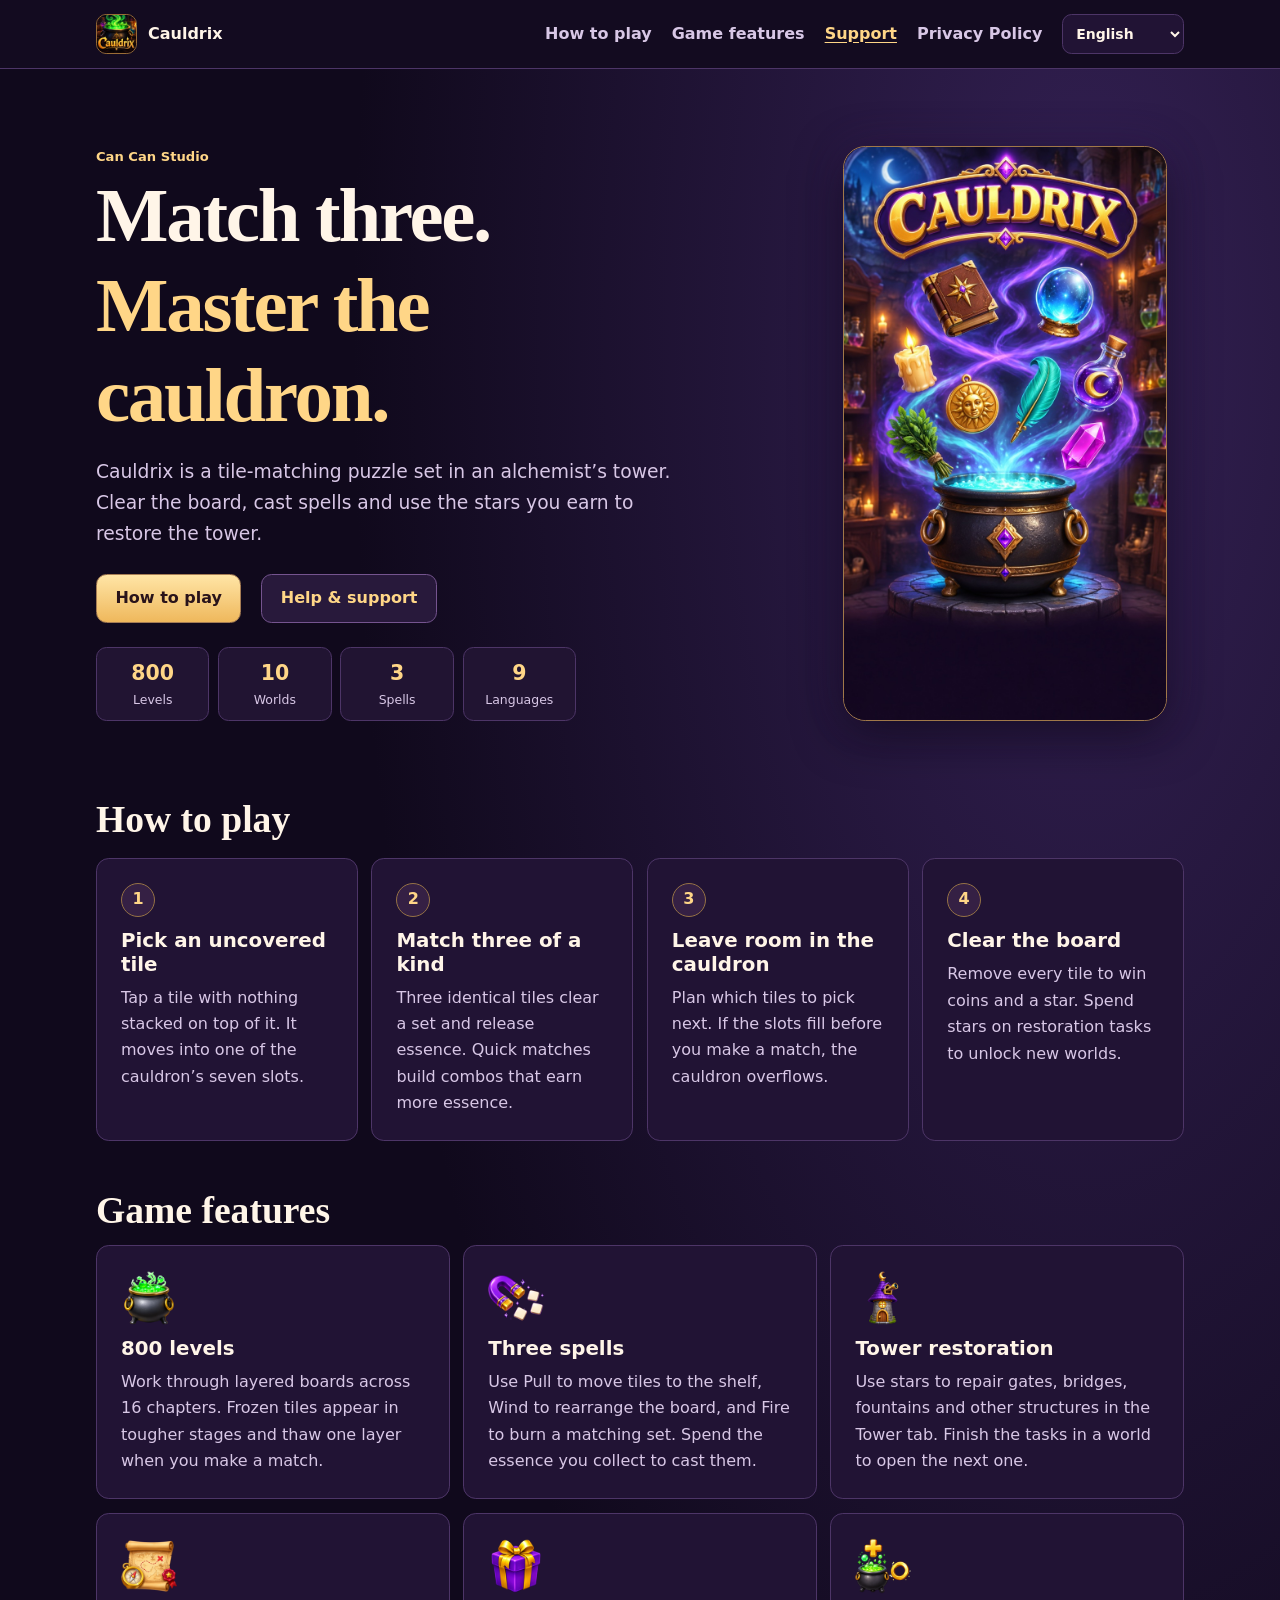
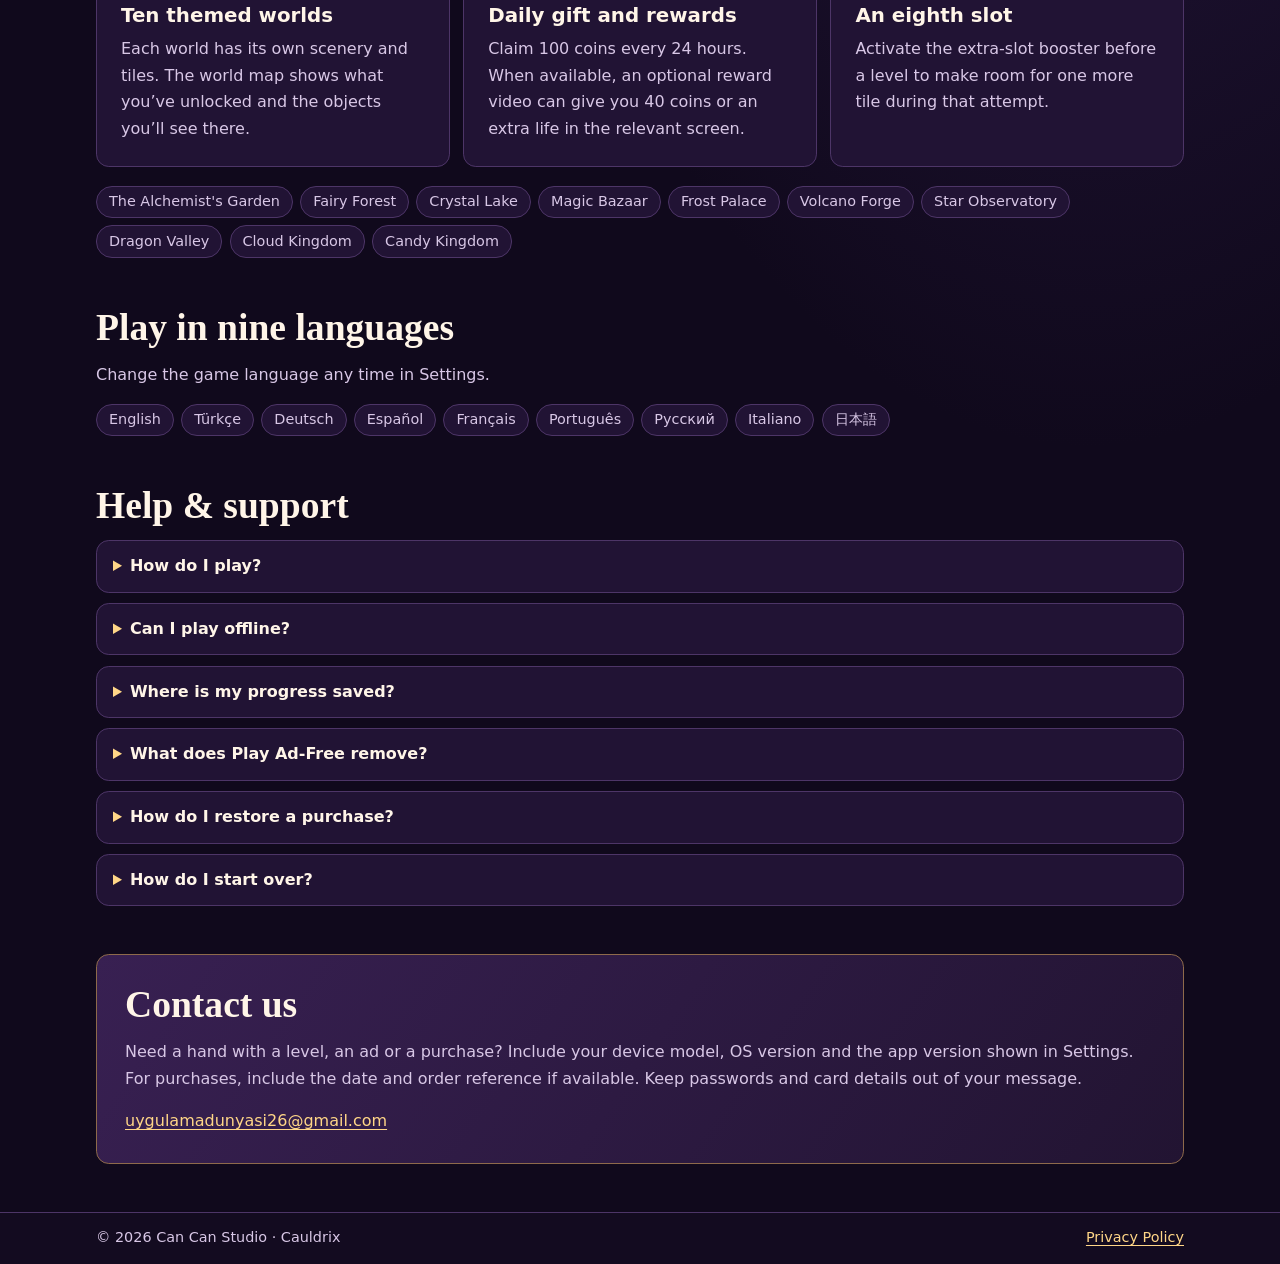
<file: index.html>
<!doctype html>
<html lang="en">
<head>
  <meta charset="utf-8">
  <meta name="viewport" content="width=device-width, initial-scale=1">
  <title>Cauldrix · Support</title>
  <meta name="description" content="Official support and gameplay help for Cauldrix by Can Can Studio.">
  <link rel="icon" href="app-icon.png" type="image/png">
  <link rel="apple-touch-icon" href="app-icon.png">
  <link rel="stylesheet" href="site.css?v=2">
  <script defer src="site.js?v=2"></script>
</head>
<body>
  <header>
    <div class="frame bar">
      <a class="brand" data-link="support" data-keep-label href="./"><img src="app-icon.png" width="192" height="192" alt=""><span>Cauldrix</span></a>
      <nav class="nav">
        <a data-section="how" href="#how-to-play-en">How to play</a>
        <a data-section="features" href="#features-en">Game features</a>
        <a data-link="support" href="./" aria-current="page">Support</a> <a data-link="privacy" href="privacy.html">Privacy Policy</a>
        <select id="language" aria-label="Language" hidden>
          <option lang="en" value="en">English</option>
          <option lang="tr" value="tr">Türkçe</option>
          <option lang="de" value="de">Deutsch</option>
          <option lang="es" value="es">Español</option>
          <option lang="fr" value="fr">Français</option>
          <option lang="pt" value="pt">Português</option>
          <option lang="ru" value="ru">Русский</option>
          <option lang="it" value="it">Italiano</option>
          <option lang="ja" value="ja">日本語</option>
        </select>
      </nav>
    </div>
    <noscript><nav class="frame no-script-languages"><a href="#en" lang="en">English</a> <a href="#tr" lang="tr">Türkçe</a> <a href="#de" lang="de">Deutsch</a> <a href="#es" lang="es">Español</a> <a href="#fr" lang="fr">Français</a> <a href="#pt" lang="pt">Português</a> <a href="#ru" lang="ru">Русский</a> <a href="#it" lang="it">Italiano</a> <a href="#ja" lang="ja">日本語</a></nav></noscript>
  </header>
  <main class="frame">
    <article id="en" lang="en" data-language="en" data-title="Cauldrix · Support" data-language-label="Language" data-support="Support" data-privacy="Privacy Policy" data-how="How to play" data-features="Game features">
      <section class="hero">
        <div>
          <div class="studio">Can Can Studio</div>
          <h1>Match three.<span>Master the cauldron.</span></h1>
          <p>Cauldrix is a tile-matching puzzle set in an alchemist’s tower. Clear the board, cast spells and use the stars you earn to restore the tower.</p>
          <div class="actions">
            <a class="button" href="#how-to-play-en">How to play</a>
            <a class="button secondary" href="#help-en">Help &amp; support</a>
          </div>
          <dl class="metrics">
            <div><dt>Levels</dt><dd>800</dd></div>
            <div><dt>Worlds</dt><dd>10</dd></div>
            <div><dt>Spells</dt><dd>3</dd></div>
            <div><dt>Languages</dt><dd>9</dd></div>
          </dl>
        </div>
        <figure class="hero-art"><img src="splash.jpg" width="787" height="1400" alt="Cauldrix"></figure>
      </section>
      <section id="how-to-play-en" class="block" aria-labelledby="how-title-en">
        <h2 id="how-title-en">How to play</h2>
        <ol class="game-steps">
          <li class="card">
            <h3>Pick an uncovered tile</h3>
            <p>Tap a tile with nothing stacked on top of it. It moves into one of the cauldron’s seven slots.</p>
          </li>
          <li class="card">
            <h3>Match three of a kind</h3>
            <p>Three identical tiles clear a set and release essence. Quick matches build combos that earn more essence.</p>
          </li>
          <li class="card">
            <h3>Leave room in the cauldron</h3>
            <p>Plan which tiles to pick next. If the slots fill before you make a match, the cauldron overflows.</p>
          </li>
          <li class="card">
            <h3>Clear the board</h3>
            <p>Remove every tile to win coins and a star. Spend stars on restoration tasks to unlock new worlds.</p>
          </li>
        </ol>
      </section>
      <section id="features-en" class="block" aria-labelledby="features-title-en">
        <h2 id="features-title-en">Game features</h2>
        <div class="game-features">
          <section class="card">
            <img class="feature-icon" src="feature-cauldron.png" width="144" height="144" loading="lazy" alt="">
            <h3>800 levels</h3>
            <p>Work through layered boards across 16 chapters. Frozen tiles appear in tougher stages and thaw one layer when you make a match.</p>
          </section>
          <section class="card">
            <img class="feature-icon" src="feature-magnet.png" width="144" height="144" loading="lazy" alt="">
            <h3>Three spells</h3>
            <p>Use Pull to move tiles to the shelf, Wind to rearrange the board, and Fire to burn a matching set. Spend the essence you collect to cast them.</p>
          </section>
          <section class="card">
            <img class="feature-icon" src="feature-tower.png" width="144" height="144" loading="lazy" alt="">
            <h3>Tower restoration</h3>
            <p>Use stars to repair gates, bridges, fountains and other structures in the Tower tab. Finish the tasks in a world to open the next one.</p>
          </section>
          <section class="card">
            <img class="feature-icon" src="feature-map.png" width="144" height="144" loading="lazy" alt="">
            <h3>Ten themed worlds</h3>
            <p>Each world has its own scenery and tiles. The world map shows what you’ve unlocked and the objects you’ll see there.</p>
          </section>
          <section class="card">
            <img class="feature-icon" src="feature-gift.png" width="144" height="144" loading="lazy" alt="">
            <h3>Daily gift and rewards</h3>
            <p>Claim 100 coins every 24 hours. When available, an optional reward video can give you 40 coins or an extra life in the relevant screen.</p>
          </section>
          <section class="card">
            <img class="feature-icon" src="feature-extra_slot.png" width="144" height="144" loading="lazy" alt="">
            <h3>An eighth slot</h3>
            <p>Activate the extra-slot booster before a level to make room for one more tile during that attempt.</p>
          </section>
        </div>
        <ul class="chips worlds" aria-label="Worlds">
          <li>The Alchemist&#x27;s Garden</li>
          <li>Fairy Forest</li>
          <li>Crystal Lake</li>
          <li>Magic Bazaar</li>
          <li>Frost Palace</li>
          <li>Volcano Forge</li>
          <li>Star Observatory</li>
          <li>Dragon Valley</li>
          <li>Cloud Kingdom</li>
          <li>Candy Kingdom</li>
        </ul>
      </section>
      <section class="block" aria-labelledby="languages-title-en">
        <h2 id="languages-title-en">Play in nine languages</h2>
        <p>Change the game language any time in Settings.</p>
        <ul class="chips" aria-label="Languages">
          <li lang="en">English</li>
          <li lang="tr">Türkçe</li>
          <li lang="de">Deutsch</li>
          <li lang="es">Español</li>
          <li lang="fr">Français</li>
          <li lang="pt">Português</li>
          <li lang="ru">Русский</li>
          <li lang="it">Italiano</li>
          <li lang="ja">日本語</li>
        </ul>
      </section>
      <section id="help-en" class="block" aria-labelledby="help-title-en">
        <h2 id="help-title-en">Help &amp; support</h2>
        <div class="support-list">
          <details><summary>How do I play?</summary><p>Tap uncovered tiles to move them into the cauldron. Match three identical tiles to clear them. If all slots fill up without a match, the cauldron overflows.</p></details>
          <details><summary>Can I play offline?</summary><p>You can play levels offline. Ads, reward videos and store services need an internet connection.</p></details>
          <details><summary>Where is my progress saved?</summary><p>Levels, coins, stars and inventory are saved on your device. Cauldrix has no account or built-in cloud sync. Moving to another device or reinstalling can result in lost progress.</p></details>
          <details><summary>What does Play Ad-Free remove?</summary><p>It removes ads between levels. Optional reward videos remain available when you choose to watch one.</p></details>
          <details><summary>How do I restore a purchase?</summary><p>In Shop, scroll to Restore purchases and use the same Apple or Google account. Availability depends on the store and app version. The store can restore Play Ad-Free, while spent items and currency are consumable. If a purchase is missing, reopen the game while online and contact us if it still does not appear.</p></details>
          <details><summary>How do I start over?</summary><p>Choose Reset progress in Settings. This clears levels, coins, inventory and tower progress. Your settings and Play Ad-Free entitlement are kept.</p></details>
        </div>
      </section>
      <section class="contact block" aria-labelledby="contact-title-en">
        <h2 id="contact-title-en">Contact us</h2>
        <p>Need a hand with a level, an ad or a purchase? Include your device model, OS version and the app version shown in Settings. For purchases, include the date and order reference if available. Keep passwords and card details out of your message.</p>
        <p><a href="mailto:uygulamadunyasi26@gmail.com?subject=Cauldrix%20%C2%B7%20Support">uygulamadunyasi26@gmail.com</a></p>
      </section>
    </article>
    <article id="tr" lang="tr" data-language="tr" data-title="Cauldrix · Destek" data-language-label="Dil" data-support="Destek" data-privacy="Gizlilik Politikası" data-how="Nasıl oynanır" data-features="Oyun özellikleri">
      <section class="hero">
        <div>
          <div class="studio">Can Can Studio</div>
          <h1>Üç taşı eşleştir.<span>Kazana hükmet.</span></h1>
          <p>Cauldrix, bir simya kulesinde geçen taş eşleştirme bulmacası. Tahtayı temizle, büyüler yap ve kazandığın yıldızlarla kuleyi onar.</p>
          <div class="actions">
            <a class="button" href="#how-to-play-tr">Nasıl oynanır</a>
            <a class="button secondary" href="#help-tr">Yardım ve destek</a>
          </div>
          <dl class="metrics">
            <div><dt>Seviye</dt><dd>800</dd></div>
            <div><dt>Dünya</dt><dd>10</dd></div>
            <div><dt>Büyü</dt><dd>3</dd></div>
            <div><dt>Dil</dt><dd>9</dd></div>
          </dl>
        </div>
        <figure class="hero-art"><img src="splash.jpg" width="787" height="1400" alt="Cauldrix"></figure>
      </section>
      <section id="how-to-play-tr" class="block" aria-labelledby="how-title-tr">
        <h2 id="how-title-tr">Nasıl oynanır</h2>
        <ol class="game-steps">
          <li class="card">
            <h3>Üstü açık bir taş seç</h3>
            <p>Üzerinde başka taş olmayan bir taşa dokun. Taş, kazanın yedi yuvasından birine gider.</p>
          </li>
          <li class="card">
            <h3>Üç aynı taşı eşleştir</h3>
            <p>Üç aynı taş temizlenir ve öz verir. Art arda hızlı eşleşmeler kombo oluşturur ve daha fazla öz kazandırır.</p>
          </li>
          <li class="card">
            <h3>Kazana yer bırak</h3>
            <p>Sıradaki taşlarını planla. Eşleşme yapamadan yuvalar dolarsa kazan taşar.</p>
          </li>
          <li class="card">
            <h3>Tahtayı temizle</h3>
            <p>Bütün taşları kaldırıp altın ve bir yıldız kazan. Yıldızları onarım görevlerinde harcayarak yeni dünyalar aç.</p>
          </li>
        </ol>
      </section>
      <section id="features-tr" class="block" aria-labelledby="features-title-tr">
        <h2 id="features-title-tr">Oyun özellikleri</h2>
        <div class="game-features">
          <section class="card">
            <img class="feature-icon" src="feature-cauldron.png" width="144" height="144" loading="lazy" alt="">
            <h3>800 seviye</h3>
            <p>16 bölümde katmanlı tahtaları çöz. Zorlu seviyelerde buzlu taşlarla karşılaşırsın. Her eşleşme buzdan bir katman eritir.</p>
          </section>
          <section class="card">
            <img class="feature-icon" src="feature-magnet.png" width="144" height="144" loading="lazy" alt="">
            <h3>Üç büyü</h3>
            <p>Geri Çek taşları rafa alır, Rüzgâr tahtayı karıştırır, Ateş bir eşleşmeyi yakar. Biriktirdiğin özle büyü yapabilirsin.</p>
          </section>
          <section class="card">
            <img class="feature-icon" src="feature-tower.png" width="144" height="144" loading="lazy" alt="">
            <h3>Kuleyi onar</h3>
            <p>Kule sekmesinde yıldız harcayarak kapıları, köprüleri, çeşmeleri ve diğer yapıları onar. Bir dünyanın görevlerini tamamlayınca sıradaki dünya açılır.</p>
          </section>
          <section class="card">
            <img class="feature-icon" src="feature-map.png" width="144" height="144" loading="lazy" alt="">
            <h3>On farklı dünya</h3>
            <p>Her dünyanın manzarası ve taşları farklı. Dünya Haritası’ndan açtığın dünyaları ve oradaki objeleri görebilirsin.</p>
          </section>
          <section class="card">
            <img class="feature-icon" src="feature-gift.png" width="144" height="144" loading="lazy" alt="">
            <h3>Günlük hediye ve ödüller</h3>
            <p>Her 24 saatte 100 altın al. İlgili ekranda reklam varsa, isteğe bağlı ödüllü video izleyerek 40 altın ya da bir can kazanabilirsin.</p>
          </section>
          <section class="card">
            <img class="feature-icon" src="feature-extra_slot.png" width="144" height="144" loading="lazy" alt="">
            <h3>Sekizinci yuva</h3>
            <p>Seviye öncesinde 8. Slot güçlendiricisini seçip o denemede kazana bir taş daha sığdır.</p>
          </section>
        </div>
        <ul class="chips worlds" aria-label="Dünya">
          <li>Simyacı Bahçesi</li>
          <li>Peri Ormanı</li>
          <li>Kristal Göl</li>
          <li>Sihirli Pazar</li>
          <li>Buz Sarayı</li>
          <li>Volkan Ocağı</li>
          <li>Yıldız Gözlemevi</li>
          <li>Ejderha Vadisi</li>
          <li>Bulut Krallığı</li>
          <li>Şeker Diyarı</li>
        </ul>
      </section>
      <section class="block" aria-labelledby="languages-title-tr">
        <h2 id="languages-title-tr">Dokuz dilde oyna</h2>
        <p>Oyun dilini Ayarlar’dan istediğin zaman değiştirebilirsin.</p>
        <ul class="chips" aria-label="Dil">
          <li lang="en">English</li>
          <li lang="tr">Türkçe</li>
          <li lang="de">Deutsch</li>
          <li lang="es">Español</li>
          <li lang="fr">Français</li>
          <li lang="pt">Português</li>
          <li lang="ru">Русский</li>
          <li lang="it">Italiano</li>
          <li lang="ja">日本語</li>
        </ul>
      </section>
      <section id="help-tr" class="block" aria-labelledby="help-title-tr">
        <h2 id="help-title-tr">Yardım ve destek</h2>
        <div class="support-list">
          <details><summary>Nasıl oynanır?</summary><p>Üstü açık taşlara dokunup kazana gönder. Üç aynı taşı eşleştirerek onları temizle. Eşleşme olmadan tüm yuvalar dolarsa kazan taşar.</p></details>
          <details><summary>Çevrimdışı oynayabilir miyim?</summary><p>Seviyeleri internet bağlantısı olmadan oynayabilirsin. Reklamlar, ödüllü videolar ve mağaza hizmetleri internet bağlantısı gerektirir.</p></details>
          <details><summary>İlerlemem nereye kaydediliyor?</summary><p>Seviyeler, altınlar, yıldızlar ve envanter cihazında saklanır. Cauldrix’te hesap veya bulut eşitlemesi bulunmaz. Cihaz değiştirirken ya da oyunu yeniden yüklerken ilerlemen kaybolabilir.</p></details>
          <details><summary>Reklamsız Oyna neyi kaldırıyor?</summary><p>Seviyeler arası reklamları kaldırır. İstersen ödüllü videoları izlemeye devam edebilirsin.</p></details>
          <details><summary>Bir satın alımı nasıl geri yüklerim?</summary><p>Mağaza’nın en altındaki Satın Alımları Geri Yükle düğmesini kullan. Satın alımın yapıldığı Apple veya Google hesabıyla giriş yap. İşlevin kullanılabilirliği mağazaya ve uygulama sürümüne bağlıdır. Reklamsız Oyna hakkı geri yüklenebilir. Harcanan eşyalar ve oyun parası tüketilebilir ürünlerdir. Bir satın alım eksikse internete bağlıyken oyunu yeniden aç, sorun devam ederse bize yaz.</p></details>
          <details><summary>Oyuna nasıl baştan başlarım?</summary><p>Ayarlar’da İlerlemeyi Sıfırla’yı seç. Seviyeler, altın, envanter ve kule ilerlemesi silinir. Ayarların ve Reklamsız Oyna hakkın korunur.</p></details>
        </div>
      </section>
      <section class="contact block" aria-labelledby="contact-title-tr">
        <h2 id="contact-title-tr">Bize ulaş</h2>
        <p>Bir seviye, reklam veya satın alımla ilgili yardıma mı ihtiyacın var? Mesajına cihaz modelini, işletim sistemi sürümünü ve Ayarlar’da görünen oyun sürümünü ekle. Satın alımlar için varsa tarih ve sipariş numarasını da yaz. Şifreni veya kart bilgilerini paylaşma.</p>
        <p><a href="mailto:uygulamadunyasi26@gmail.com?subject=Cauldrix%20%C2%B7%20Destek">uygulamadunyasi26@gmail.com</a></p>
      </section>
    </article>
    <article id="de" lang="de" data-language="de" data-title="Cauldrix · Support" data-language-label="Sprache" data-support="Support" data-privacy="Datenschutzerklärung" data-how="So geht’s" data-features="Spielfunktionen">
      <section class="hero">
        <div>
          <div class="studio">Can Can Studio</div>
          <h1>Drei gleiche Steine.<span>Ein magischer Kessel.</span></h1>
          <p>Cauldrix ist ein Kombinationsrätsel im Turm eines Alchemisten. Räume das Spielfeld ab, wirke Zauber und nutze deine Sterne, um den Turm wiederaufzubauen.</p>
          <div class="actions">
            <a class="button" href="#how-to-play-de">So geht’s</a>
            <a class="button secondary" href="#help-de">Hilfe und Support</a>
          </div>
          <dl class="metrics">
            <div><dt>Level</dt><dd>800</dd></div>
            <div><dt>Welten</dt><dd>10</dd></div>
            <div><dt>Zauber</dt><dd>3</dd></div>
            <div><dt>Sprachen</dt><dd>9</dd></div>
          </dl>
        </div>
        <figure class="hero-art"><img src="splash.jpg" width="787" height="1400" alt="Cauldrix"></figure>
      </section>
      <section id="how-to-play-de" class="block" aria-labelledby="how-title-de">
        <h2 id="how-title-de">So geht’s</h2>
        <ol class="game-steps">
          <li class="card">
            <h3>Wähle einen freien Stein</h3>
            <p>Tippe auf einen Stein, auf dem kein anderer liegt. Er wandert in einen der sieben Plätze im Kessel.</p>
          </li>
          <li class="card">
            <h3>Kombiniere drei gleiche Steine</h3>
            <p>Drei gleiche Steine verschwinden und geben Essenz frei. Schnelle Kombinationen hintereinander liefern mehr Essenz.</p>
          </li>
          <li class="card">
            <h3>Lass Platz im Kessel</h3>
            <p>Plane, welche Steine du als Nächstes nimmst. Sind die Plätze vor der nächsten Kombination voll, läuft der Kessel über.</p>
          </li>
          <li class="card">
            <h3>Räume das Spielfeld ab</h3>
            <p>Entferne alle Steine, um Münzen und einen Stern zu verdienen. Investiere Sterne in Reparaturen, um neue Welten freizuschalten.</p>
          </li>
        </ol>
      </section>
      <section id="features-de" class="block" aria-labelledby="features-title-de">
        <h2 id="features-title-de">Spielfunktionen</h2>
        <div class="game-features">
          <section class="card">
            <img class="feature-icon" src="feature-cauldron.png" width="144" height="144" loading="lazy" alt="">
            <h3>800 Level</h3>
            <p>Löse mehrschichtige Spielfelder in 16 Kapiteln. In schwierigeren Leveln schmilzt bei jeder Kombination eine Eisschicht.</p>
          </section>
          <section class="card">
            <img class="feature-icon" src="feature-magnet.png" width="144" height="144" loading="lazy" alt="">
            <h3>Drei Zauber</h3>
            <p>Mit deinen Essenzen kannst du Steine aufs Regal ziehen, das Feld mit Wind mischen oder eine Gruppe mit Feuer entfernen.</p>
          </section>
          <section class="card">
            <img class="feature-icon" src="feature-tower.png" width="144" height="144" loading="lazy" alt="">
            <h3>Baue den Turm wieder auf</h3>
            <p>Repariere mit Sternen Tore, Brücken, Brunnen und andere Bauten im Turm-Tab. Die erledigten Aufgaben schalten die nächste Welt frei.</p>
          </section>
          <section class="card">
            <img class="feature-icon" src="feature-map.png" width="144" height="144" loading="lazy" alt="">
            <h3>Zehn Themenwelten</h3>
            <p>Jede Welt hat ihre eigene Kulisse und eigene Steine. Auf der Weltkarte findest du freigeschaltete Welten und ihre Objekte.</p>
          </section>
          <section class="card">
            <img class="feature-icon" src="feature-gift.png" width="144" height="144" loading="lazy" alt="">
            <h3>Tagesgeschenk und Belohnungen</h3>
            <p>Hole alle 24 Stunden 100 Münzen ab. Ein freiwilliges Werbevideo bringt, sofern verfügbar, je nach Bildschirm 40 Münzen oder ein Leben.</p>
          </section>
          <section class="card">
            <img class="feature-icon" src="feature-extra_slot.png" width="144" height="144" loading="lazy" alt="">
            <h3>Ein achter Platz</h3>
            <p>Aktiviere vor dem Level den Extra-Platz-Booster, um für diesen Versuch einen zusätzlichen Stein unterzubringen.</p>
          </section>
        </div>
        <ul class="chips worlds" aria-label="Welten">
          <li>Garten des Alchemisten</li>
          <li>Feenwald</li>
          <li>Kristallsee</li>
          <li>Zauberbasar</li>
          <li>Frostpalast</li>
          <li>Vulkanschmiede</li>
          <li>Sternwarte</li>
          <li>Drachental</li>
          <li>Wolkenreich</li>
          <li>Zuckerreich</li>
        </ul>
      </section>
      <section class="block" aria-labelledby="languages-title-de">
        <h2 id="languages-title-de">In neun Sprachen spielen</h2>
        <p>Ändere die Spielsprache jederzeit in den Einstellungen.</p>
        <ul class="chips" aria-label="Sprachen">
          <li lang="en">English</li>
          <li lang="tr">Türkçe</li>
          <li lang="de">Deutsch</li>
          <li lang="es">Español</li>
          <li lang="fr">Français</li>
          <li lang="pt">Português</li>
          <li lang="ru">Русский</li>
          <li lang="it">Italiano</li>
          <li lang="ja">日本語</li>
        </ul>
      </section>
      <section id="help-de" class="block" aria-labelledby="help-title-de">
        <h2 id="help-title-de">Hilfe und Support</h2>
        <div class="support-list">
          <details><summary>Wie spiele ich?</summary><p>Tippe auf freie Steine, um sie in den Kessel zu legen. Drei gleiche Steine verschwinden. Wenn alle Plätze belegt sind und sich keine drei gleichen Steine finden, läuft der Kessel über.</p></details>
          <details><summary>Kann ich offline spielen?</summary><p>Die Level sind ohne Internetverbindung spielbar. Werbung, Belohnungsvideos und Store-Dienste brauchen eine Verbindung.</p></details>
          <details><summary>Wo wird mein Fortschritt gespeichert?</summary><p>Level, Münzen, Sterne und Inventar bleiben auf deinem Gerät. Cauldrix hat kein Konto und keine eigene Cloud-Synchronisation. Beim Gerätewechsel oder der Neuinstallation kann dein Spielstand verloren gehen.</p></details>
          <details><summary>Was entfernt „Werbefrei spielen“?</summary><p>Es entfernt Werbung zwischen den Leveln. Du kannst weiterhin freiwillig Belohnungsvideos ansehen.</p></details>
          <details><summary>Wie stelle ich einen Kauf wieder her?</summary><p>Scrolle im Shop zu „Käufe wiederherstellen“ und verwende dasselbe Apple- oder Google-Konto. Die Verfügbarkeit hängt vom Store und der App-Version ab. „Werbefrei spielen“ kann wiederhergestellt werden. Verbrauchte Gegenstände und Spielwährung sind Verbrauchsartikel. Starte das Spiel online neu, wenn ein Kauf fehlt, und melde dich, falls er weiterhin nicht angezeigt wird.</p></details>
          <details><summary>Wie starte ich neu?</summary><p>Wähle in den Einstellungen „Fortschritt zurücksetzen“. Level, Münzen, Inventar und Turmfortschritt werden gelöscht. Einstellungen und „Werbefrei spielen“ bleiben erhalten.</p></details>
        </div>
      </section>
      <section class="contact block" aria-labelledby="contact-title-de">
        <h2 id="contact-title-de">Kontakt</h2>
        <p>Hast du eine Frage zu einem Level, zur Werbung oder zu einem Kauf? Gib Gerätemodell, Betriebssystemversion und die in den Einstellungen angezeigte Spielversion an. Bei Käufen helfen Datum und Bestellnummer, falls verfügbar. Sende keine Passwörter oder Kartendaten.</p>
        <p><a href="mailto:uygulamadunyasi26@gmail.com?subject=Cauldrix%20%C2%B7%20Support">uygulamadunyasi26@gmail.com</a></p>
      </section>
    </article>
    <article id="es" lang="es" data-language="es" data-title="Cauldrix · Soporte" data-language-label="Idioma" data-support="Soporte" data-privacy="Política de privacidad" data-how="Cómo se juega" data-features="Características">
      <section class="hero">
        <div>
          <div class="studio">Can Can Studio</div>
          <h1>Combina tres fichas.<span>Domina el caldero.</span></h1>
          <p>Cauldrix es un rompecabezas de fichas ambientado en la torre de un alquimista. Despeja el tablero, lanza hechizos y usa las estrellas que ganes para restaurar la torre.</p>
          <div class="actions">
            <a class="button" href="#how-to-play-es">Cómo se juega</a>
            <a class="button secondary" href="#help-es">Ayuda y soporte</a>
          </div>
          <dl class="metrics">
            <div><dt>Niveles</dt><dd>800</dd></div>
            <div><dt>Mundos</dt><dd>10</dd></div>
            <div><dt>Hechizos</dt><dd>3</dd></div>
            <div><dt>Idiomas</dt><dd>9</dd></div>
          </dl>
        </div>
        <figure class="hero-art"><img src="splash.jpg" width="787" height="1400" alt="Cauldrix"></figure>
      </section>
      <section id="how-to-play-es" class="block" aria-labelledby="how-title-es">
        <h2 id="how-title-es">Cómo se juega</h2>
        <ol class="game-steps">
          <li class="card">
            <h3>Elige una ficha libre</h3>
            <p>Toca una ficha que no tenga otra encima. Pasará a una de las siete casillas del caldero.</p>
          </li>
          <li class="card">
            <h3>Combina tres fichas iguales</h3>
            <p>Tres fichas iguales desaparecen y liberan esencia. Encadena combinaciones rápidas para ganar más esencia.</p>
          </li>
          <li class="card">
            <h3>Deja espacio en el caldero</h3>
            <p>Planifica qué fichas tocarás después. Si todas las casillas se llenan antes de una combinación, el caldero se desborda.</p>
          </li>
          <li class="card">
            <h3>Despeja el tablero</h3>
            <p>Retira todas las fichas para ganar monedas y una estrella. Usa las estrellas en tareas de restauración para desbloquear mundos.</p>
          </li>
        </ol>
      </section>
      <section id="features-es" class="block" aria-labelledby="features-title-es">
        <h2 id="features-title-es">Características</h2>
        <div class="game-features">
          <section class="card">
            <img class="feature-icon" src="feature-cauldron.png" width="144" height="144" loading="lazy" alt="">
            <h3>800 niveles</h3>
            <p>Resuelve tableros de varias capas en 16 capítulos. En los niveles difíciles, cada combinación derrite una capa de hielo de las fichas congeladas.</p>
          </section>
          <section class="card">
            <img class="feature-icon" src="feature-magnet.png" width="144" height="144" loading="lazy" alt="">
            <h3>Tres hechizos</h3>
            <p>Gasta esencia para retirar fichas al estante, usar Viento para reorganizar el tablero o quemar un grupo con Fuego.</p>
          </section>
          <section class="card">
            <img class="feature-icon" src="feature-tower.png" width="144" height="144" loading="lazy" alt="">
            <h3>Restaura la torre</h3>
            <p>Usa estrellas para reparar puertas, puentes, fuentes y otras construcciones en la pestaña Torre. Completa las tareas de un mundo para abrir el siguiente.</p>
          </section>
          <section class="card">
            <img class="feature-icon" src="feature-map.png" width="144" height="144" loading="lazy" alt="">
            <h3>Diez mundos temáticos</h3>
            <p>Cada mundo tiene escenarios y fichas propios. El mapa muestra los mundos que has abierto y sus objetos.</p>
          </section>
          <section class="card">
            <img class="feature-icon" src="feature-gift.png" width="144" height="144" loading="lazy" alt="">
            <h3>Regalo diario y recompensas</h3>
            <p>Recoge 100 monedas cada 24 horas. Cuando esté disponible, un vídeo opcional puede darte 40 monedas o una vida, según la pantalla.</p>
          </section>
          <section class="card">
            <img class="feature-icon" src="feature-extra_slot.png" width="144" height="144" loading="lazy" alt="">
            <h3>Una octava casilla</h3>
            <p>Activa el potenciador de casilla extra antes del nivel para tener sitio para una ficha más durante ese intento.</p>
          </section>
        </div>
        <ul class="chips worlds" aria-label="Mundos">
          <li>Jardín del alquimista</li>
          <li>Bosque de las hadas</li>
          <li>Lago de cristal</li>
          <li>Bazar mágico</li>
          <li>Palacio de hielo</li>
          <li>Forja volcánica</li>
          <li>Observatorio estelar</li>
          <li>Valle del dragón</li>
          <li>Reino de las nubes</li>
          <li>Reino de los dulces</li>
        </ul>
      </section>
      <section class="block" aria-labelledby="languages-title-es">
        <h2 id="languages-title-es">Juega en nueve idiomas</h2>
        <p>Cambia el idioma del juego en cualquier momento desde Ajustes.</p>
        <ul class="chips" aria-label="Idiomas">
          <li lang="en">English</li>
          <li lang="tr">Türkçe</li>
          <li lang="de">Deutsch</li>
          <li lang="es">Español</li>
          <li lang="fr">Français</li>
          <li lang="pt">Português</li>
          <li lang="ru">Русский</li>
          <li lang="it">Italiano</li>
          <li lang="ja">日本語</li>
        </ul>
      </section>
      <section id="help-es" class="block" aria-labelledby="help-title-es">
        <h2 id="help-title-es">Ayuda y soporte</h2>
        <div class="support-list">
          <details><summary>¿Cómo se juega?</summary><p>Toca las fichas libres para enviarlas al caldero. Combina tres fichas iguales para retirarlas. Si todas las casillas se llenan sin una combinación, el caldero se desborda.</p></details>
          <details><summary>¿Puedo jugar sin conexión?</summary><p>Puedes jugar a los niveles sin conexión. Los anuncios, los vídeos con recompensa y los servicios de la tienda necesitan internet.</p></details>
          <details><summary>¿Dónde se guarda mi progreso?</summary><p>Los niveles, las monedas, las estrellas y el inventario se guardan en el dispositivo. Cauldrix no tiene cuentas ni sincronización propia en la nube. Es posible perder el progreso al cambiar de dispositivo o reinstalar el juego.</p></details>
          <details><summary>¿Qué elimina «Jugar sin anuncios»?</summary><p>Elimina los anuncios entre niveles. Puedes seguir viendo vídeos con recompensa cuando lo elijas.</p></details>
          <details><summary>¿Cómo restauro una compra?</summary><p>Ve al final de la Tienda y toca «Restaurar compras» con la misma cuenta de Apple o Google. La disponibilidad depende de la tienda y la versión de la app. La tienda puede restaurar «Jugar sin anuncios». Los objetos y la moneda ya utilizados son consumibles. Si falta una compra, vuelve a abrir el juego con conexión y escríbenos si el problema continúa.</p></details>
          <details><summary>¿Cómo vuelvo a empezar?</summary><p>Elige «Reiniciar progreso» en Ajustes. Se borran los niveles, monedas, inventario y avances de la torre. Se conservan los ajustes y «Jugar sin anuncios».</p></details>
        </div>
      </section>
      <section class="contact block" aria-labelledby="contact-title-es">
        <h2 id="contact-title-es">Contáctanos</h2>
        <p>¿Necesitas ayuda con un nivel, un anuncio o una compra? Indica el modelo del dispositivo, la versión del sistema y la versión del juego que aparece en Ajustes. Para compras, añade la fecha y la referencia del pedido si las tienes. Evita enviar contraseñas y datos de tarjeta.</p>
        <p><a href="mailto:uygulamadunyasi26@gmail.com?subject=Cauldrix%20%C2%B7%20Soporte">uygulamadunyasi26@gmail.com</a></p>
      </section>
    </article>
    <article id="fr" lang="fr" data-language="fr" data-title="Cauldrix · Assistance" data-language-label="Langue" data-support="Assistance" data-privacy="Politique de confidentialité" data-how="Comment jouer" data-features="Fonctionnalités">
      <section class="hero">
        <div>
          <div class="studio">Can Can Studio</div>
          <h1>Associez trois tuiles.<span>Maîtrisez le chaudron.</span></h1>
          <p>Cauldrix est un jeu d’association de tuiles dans la tour d’un alchimiste. Videz le plateau, lancez des sorts et utilisez les étoiles gagnées pour restaurer la tour.</p>
          <div class="actions">
            <a class="button" href="#how-to-play-fr">Comment jouer</a>
            <a class="button secondary" href="#help-fr">Aide et assistance</a>
          </div>
          <dl class="metrics">
            <div><dt>Niveaux</dt><dd>800</dd></div>
            <div><dt>Mondes</dt><dd>10</dd></div>
            <div><dt>Sorts</dt><dd>3</dd></div>
            <div><dt>Langues</dt><dd>9</dd></div>
          </dl>
        </div>
        <figure class="hero-art"><img src="splash.jpg" width="787" height="1400" alt="Cauldrix"></figure>
      </section>
      <section id="how-to-play-fr" class="block" aria-labelledby="how-title-fr">
        <h2 id="how-title-fr">Comment jouer</h2>
        <ol class="game-steps">
          <li class="card">
            <h3>Choisissez une tuile dégagée</h3>
            <p>Touchez une tuile qui n’en a pas d’autre au-dessus. Elle rejoint l’un des sept emplacements du chaudron.</p>
          </li>
          <li class="card">
            <h3>Associez trois tuiles identiques</h3>
            <p>Trois tuiles identiques disparaissent et libèrent de l’essence. Enchaînez rapidement les associations pour gagner plus d’essence.</p>
          </li>
          <li class="card">
            <h3>Gardez de la place dans le chaudron</h3>
            <p>Prévoyez quelles tuiles prendre ensuite. Si toutes les places se remplissent avant une association, le chaudron déborde.</p>
          </li>
          <li class="card">
            <h3>Videz le plateau</h3>
            <p>Retirez toutes les tuiles pour gagner des pièces et une étoile. Utilisez les étoiles dans les tâches de restauration pour ouvrir de nouveaux mondes.</p>
          </li>
        </ol>
      </section>
      <section id="features-fr" class="block" aria-labelledby="features-title-fr">
        <h2 id="features-title-fr">Fonctionnalités</h2>
        <div class="game-features">
          <section class="card">
            <img class="feature-icon" src="feature-cauldron.png" width="144" height="144" loading="lazy" alt="">
            <h3>800 niveaux</h3>
            <p>Résolvez des plateaux à plusieurs couches dans 16 chapitres. Dans les niveaux difficiles, chaque association fait fondre une couche de glace.</p>
          </section>
          <section class="card">
            <img class="feature-icon" src="feature-magnet.png" width="144" height="144" loading="lazy" alt="">
            <h3>Trois sorts</h3>
            <p>Dépensez l’essence pour déplacer des tuiles sur une étagère, réorganiser le plateau avec le Vent ou brûler un groupe avec le Feu.</p>
          </section>
          <section class="card">
            <img class="feature-icon" src="feature-tower.png" width="144" height="144" loading="lazy" alt="">
            <h3>Restaurez la tour</h3>
            <p>Dans l’onglet Tour, utilisez les étoiles pour réparer portes, ponts, fontaines et autres constructions. Terminez les tâches d’un monde pour débloquer le suivant.</p>
          </section>
          <section class="card">
            <img class="feature-icon" src="feature-map.png" width="144" height="144" loading="lazy" alt="">
            <h3>Dix mondes à thème</h3>
            <p>Chaque monde a ses propres décors et tuiles. La carte montre les mondes débloqués et les objets qu’on y trouve.</p>
          </section>
          <section class="card">
            <img class="feature-icon" src="feature-gift.png" width="144" height="144" loading="lazy" alt="">
            <h3>Cadeau quotidien et récompenses</h3>
            <p>Récupérez 100 pièces toutes les 24 heures. Selon l’écran et la disponibilité, une vidéo facultative peut donner 40 pièces ou une vie.</p>
          </section>
          <section class="card">
            <img class="feature-icon" src="feature-extra_slot.png" width="144" height="144" loading="lazy" alt="">
            <h3>Un huitième emplacement</h3>
            <p>Activez le bonus d’emplacement avant un niveau pour faire de la place à une tuile de plus pendant cet essai.</p>
          </section>
        </div>
        <ul class="chips worlds" aria-label="Mondes">
          <li>Jardin de l&#x27;alchimiste</li>
          <li>Forêt des fées</li>
          <li>Lac de cristal</li>
          <li>Bazar magique</li>
          <li>Palais de givre</li>
          <li>Forge du volcan</li>
          <li>Observatoire des étoiles</li>
          <li>Vallée du dragon</li>
          <li>Royaume des nuages</li>
          <li>Royaume des bonbons</li>
        </ul>
      </section>
      <section class="block" aria-labelledby="languages-title-fr">
        <h2 id="languages-title-fr">Jouez dans neuf langues</h2>
        <p>Changez la langue du jeu à tout moment dans les paramètres.</p>
        <ul class="chips" aria-label="Langues">
          <li lang="en">English</li>
          <li lang="tr">Türkçe</li>
          <li lang="de">Deutsch</li>
          <li lang="es">Español</li>
          <li lang="fr">Français</li>
          <li lang="pt">Português</li>
          <li lang="ru">Русский</li>
          <li lang="it">Italiano</li>
          <li lang="ja">日本語</li>
        </ul>
      </section>
      <section id="help-fr" class="block" aria-labelledby="help-title-fr">
        <h2 id="help-title-fr">Aide et assistance</h2>
        <div class="support-list">
          <details><summary>Comment jouer ?</summary><p>Touchez les tuiles dégagées pour les envoyer dans le chaudron. Associez-en trois identiques pour les retirer. Si tous les emplacements se remplissent sans association, le chaudron déborde.</p></details>
          <details><summary>Puis-je jouer hors ligne ?</summary><p>Les niveaux sont jouables hors ligne. Les publicités, les vidéos récompensées et les services de la boutique nécessitent une connexion Internet.</p></details>
          <details><summary>Où ma progression est-elle enregistrée ?</summary><p>Les niveaux, les pièces, les étoiles et l’inventaire sont enregistrés sur votre appareil. Cauldrix ne propose ni compte ni synchronisation intégrée dans le cloud. Vous pouvez perdre votre progression en changeant d’appareil ou en réinstallant le jeu.</p></details>
          <details><summary>Que supprime « Jouer sans pub » ?</summary><p>Cette option supprime les publicités entre les niveaux. Vous pouvez toujours choisir de regarder des vidéos récompensées.</p></details>
          <details><summary>Comment restaurer un achat ?</summary><p>En bas de la boutique, choisissez « Restaurer les achats » avec le même compte Apple ou Google. La disponibilité dépend de la boutique et de la version de l’app. La boutique peut restaurer « Jouer sans pub ». Les objets et la monnaie utilisés sont des consommables. Si un achat manque, rouvrez le jeu en ligne et écrivez-nous s’il n’apparaît toujours pas.</p></details>
          <details><summary>Comment recommencer ?</summary><p>Choisissez « Réinitialiser » dans les paramètres. Les niveaux, pièces, objets et la progression dans la tour sont effacés. Les réglages et « Jouer sans pub » sont conservés.</p></details>
        </div>
      </section>
      <section class="contact block" aria-labelledby="contact-title-fr">
        <h2 id="contact-title-fr">Nous contacter</h2>
        <p>Besoin d’aide pour un niveau, une publicité ou un achat ? Indiquez le modèle de l’appareil, la version du système et celle du jeu affichée dans les paramètres. Pour un achat, ajoutez la date et la référence de la commande si possible. N’envoyez ni mot de passe ni coordonnées bancaires.</p>
        <p><a href="mailto:uygulamadunyasi26@gmail.com?subject=Cauldrix%20%C2%B7%20Assistance">uygulamadunyasi26@gmail.com</a></p>
      </section>
    </article>
    <article id="pt" lang="pt" data-language="pt" data-title="Cauldrix · Suporte" data-language-label="Idioma" data-support="Suporte" data-privacy="Política de Privacidade" data-how="Como jogar" data-features="Recursos do jogo">
      <section class="hero">
        <div>
          <div class="studio">Can Can Studio</div>
          <h1>Combine três peças.<span>Domine o caldeirão.</span></h1>
          <p>Cauldrix é um quebra-cabeça de combinar peças na torre de um alquimista. Limpe o tabuleiro, lance feitiços e use as estrelas conquistadas para restaurar a torre.</p>
          <div class="actions">
            <a class="button" href="#how-to-play-pt">Como jogar</a>
            <a class="button secondary" href="#help-pt">Ajuda e suporte</a>
          </div>
          <dl class="metrics">
            <div><dt>Fases</dt><dd>800</dd></div>
            <div><dt>Mundos</dt><dd>10</dd></div>
            <div><dt>Feitiços</dt><dd>3</dd></div>
            <div><dt>Idiomas</dt><dd>9</dd></div>
          </dl>
        </div>
        <figure class="hero-art"><img src="splash.jpg" width="787" height="1400" alt="Cauldrix"></figure>
      </section>
      <section id="how-to-play-pt" class="block" aria-labelledby="how-title-pt">
        <h2 id="how-title-pt">Como jogar</h2>
        <ol class="game-steps">
          <li class="card">
            <h3>Escolha uma peça livre</h3>
            <p>Toque em uma peça sem outra por cima. Ela vai para um dos sete espaços do caldeirão.</p>
          </li>
          <li class="card">
            <h3>Combine três peças iguais</h3>
            <p>Três peças iguais desaparecem e liberam essência. Combinações rápidas em sequência rendem mais essência.</p>
          </li>
          <li class="card">
            <h3>Deixe espaço no caldeirão</h3>
            <p>Planeje quais peças pegar em seguida. Se os espaços ficarem cheios antes de uma combinação, o caldeirão transborda.</p>
          </li>
          <li class="card">
            <h3>Limpe o tabuleiro</h3>
            <p>Remova todas as peças para ganhar moedas e uma estrela. Use as estrelas em tarefas de restauração para desbloquear novos mundos.</p>
          </li>
        </ol>
      </section>
      <section id="features-pt" class="block" aria-labelledby="features-title-pt">
        <h2 id="features-title-pt">Recursos do jogo</h2>
        <div class="game-features">
          <section class="card">
            <img class="feature-icon" src="feature-cauldron.png" width="144" height="144" loading="lazy" alt="">
            <h3>800 fases</h3>
            <p>Resolva tabuleiros com várias camadas em 16 capítulos. Nas fases mais difíceis, cada combinação derrete uma camada de gelo.</p>
          </section>
          <section class="card">
            <img class="feature-icon" src="feature-magnet.png" width="144" height="144" loading="lazy" alt="">
            <h3>Três feitiços</h3>
            <p>Gaste essência para puxar peças para a prateleira, usar Vento para reorganizar o tabuleiro ou queimar um grupo com Fogo.</p>
          </section>
          <section class="card">
            <img class="feature-icon" src="feature-tower.png" width="144" height="144" loading="lazy" alt="">
            <h3>Restaure a torre</h3>
            <p>Na aba Torre, use estrelas para reparar portões, pontes, fontes e outras construções. Conclua as tarefas de um mundo para abrir o próximo.</p>
          </section>
          <section class="card">
            <img class="feature-icon" src="feature-map.png" width="144" height="144" loading="lazy" alt="">
            <h3>Dez mundos temáticos</h3>
            <p>Cada mundo tem seu próprio cenário e suas peças. No mapa, veja os mundos desbloqueados e seus objetos.</p>
          </section>
          <section class="card">
            <img class="feature-icon" src="feature-gift.png" width="144" height="144" loading="lazy" alt="">
            <h3>Presente diário e recompensas</h3>
            <p>Resgate 100 moedas a cada 24 horas. Quando disponível, um vídeo opcional pode render 40 moedas ou uma vida, dependendo da tela.</p>
          </section>
          <section class="card">
            <img class="feature-icon" src="feature-extra_slot.png" width="144" height="144" loading="lazy" alt="">
            <h3>Um oitavo espaço</h3>
            <p>Ative o bônus de espaço extra antes da fase para acomodar mais uma peça nessa tentativa.</p>
          </section>
        </div>
        <ul class="chips worlds" aria-label="Mundos">
          <li>Jardim do alquimista</li>
          <li>Floresta das fadas</li>
          <li>Lago de cristal</li>
          <li>Bazar mágico</li>
          <li>Palácio de gelo</li>
          <li>Forja vulcânica</li>
          <li>Observatório estelar</li>
          <li>Vale do dragão</li>
          <li>Reino das nuvens</li>
          <li>Reino dos doces</li>
        </ul>
      </section>
      <section class="block" aria-labelledby="languages-title-pt">
        <h2 id="languages-title-pt">Jogue em nove idiomas</h2>
        <p>Altere o idioma do jogo a qualquer momento nas Configurações.</p>
        <ul class="chips" aria-label="Idiomas">
          <li lang="en">English</li>
          <li lang="tr">Türkçe</li>
          <li lang="de">Deutsch</li>
          <li lang="es">Español</li>
          <li lang="fr">Français</li>
          <li lang="pt">Português</li>
          <li lang="ru">Русский</li>
          <li lang="it">Italiano</li>
          <li lang="ja">日本語</li>
        </ul>
      </section>
      <section id="help-pt" class="block" aria-labelledby="help-title-pt">
        <h2 id="help-title-pt">Ajuda e suporte</h2>
        <div class="support-list">
          <details><summary>Como jogar?</summary><p>Toque nas peças livres para colocá-las no caldeirão. Combine três peças iguais para removê-las. Se todos os espaços ficarem ocupados sem uma combinação, o caldeirão transborda.</p></details>
          <details><summary>Posso jogar offline?</summary><p>Você pode jogar as fases sem internet. Anúncios, vídeos premiados e serviços da loja precisam de uma conexão.</p></details>
          <details><summary>Onde meu progresso é salvo?</summary><p>Fases, moedas, estrelas e inventário são salvos no dispositivo. Cauldrix não tem conta ou sincronização própria na nuvem. Ao trocar de aparelho ou reinstalar o jogo, você pode perder o progresso.</p></details>
          <details><summary>O que «Jogar sem anúncios» remove?</summary><p>A opção remove os anúncios entre as fases. Os vídeos premiados continuam disponíveis quando você quiser assistir.</p></details>
          <details><summary>Como restauro uma compra?</summary><p>Na parte inferior da Loja, toque em «Restaurar compras» usando a mesma conta Apple ou Google. A disponibilidade depende da loja e da versão do aplicativo. A loja pode restaurar «Jogar sem anúncios». Itens e moedas já usados são consumíveis. Se uma compra estiver faltando, abra o jogo conectado à internet e escreva para nós caso o problema continue.</p></details>
          <details><summary>Como começo de novo?</summary><p>Escolha «Reiniciar progresso» nas Configurações. Fases, moedas, inventário e progresso da torre são apagados. As configurações e «Jogar sem anúncios» são preservados.</p></details>
        </div>
      </section>
      <section class="contact block" aria-labelledby="contact-title-pt">
        <h2 id="contact-title-pt">Fale conosco</h2>
        <p>Precisa de ajuda com uma fase, um anúncio ou uma compra? Informe o modelo do aparelho, a versão do sistema e a versão mostrada nas Configurações do jogo. Em caso de compra, inclua a data e o número do pedido, se possível. Não envie senhas ou dados do cartão.</p>
        <p><a href="mailto:uygulamadunyasi26@gmail.com?subject=Cauldrix%20%C2%B7%20Suporte">uygulamadunyasi26@gmail.com</a></p>
      </section>
    </article>
    <article id="ru" lang="ru" data-language="ru" data-title="Cauldrix · Поддержка" data-language-label="Язык" data-support="Поддержка" data-privacy="Политика конфиденциальности" data-how="Как играть" data-features="Особенности игры">
      <section class="hero">
        <div>
          <div class="studio">Can Can Studio</div>
          <h1>Соберите три плитки.<span>Укротите котёл.</span></h1>
          <p>Cauldrix — головоломка с плитками в башне алхимика. Очищайте поле, используйте заклинания и восстанавливайте башню за заработанные звёзды.</p>
          <div class="actions">
            <a class="button" href="#how-to-play-ru">Как играть</a>
            <a class="button secondary" href="#help-ru">Помощь и поддержка</a>
          </div>
          <dl class="metrics">
            <div><dt>Уровней</dt><dd>800</dd></div>
            <div><dt>Миров</dt><dd>10</dd></div>
            <div><dt>Заклинания</dt><dd>3</dd></div>
            <div><dt>Языков</dt><dd>9</dd></div>
          </dl>
        </div>
        <figure class="hero-art"><img src="splash.jpg" width="787" height="1400" alt="Cauldrix"></figure>
      </section>
      <section id="how-to-play-ru" class="block" aria-labelledby="how-title-ru">
        <h2 id="how-title-ru">Как играть</h2>
        <ol class="game-steps">
          <li class="card">
            <h3>Выберите свободную плитку</h3>
            <p>Нажмите на плитку, которую не перекрывают другие. Она переместится в одну из семи ячеек котла.</p>
          </li>
          <li class="card">
            <h3>Соберите три одинаковые плитки</h3>
            <p>Три одинаковые плитки исчезают и дают эссенцию. Быстрые совпадения подряд приносят больше эссенции.</p>
          </li>
          <li class="card">
            <h3>Оставляйте место в котле</h3>
            <p>Заранее решайте, какие плитки брать дальше. Если ячейки заполнятся до совпадения, котёл переполнится.</p>
          </li>
          <li class="card">
            <h3>Очистите поле</h3>
            <p>Уберите все плитки, чтобы получить монеты и звезду. Тратьте звёзды на восстановление построек, чтобы открыть новые миры.</p>
          </li>
        </ol>
      </section>
      <section id="features-ru" class="block" aria-labelledby="features-title-ru">
        <h2 id="features-title-ru">Особенности игры</h2>
        <div class="game-features">
          <section class="card">
            <img class="feature-icon" src="feature-cauldron.png" width="144" height="144" loading="lazy" alt="">
            <h3>800 уровней</h3>
            <p>Решайте многоуровневые головоломки в 16 главах. На сложных уровнях каждое совпадение растапливает один слой льда на замороженных плитках.</p>
          </section>
          <section class="card">
            <img class="feature-icon" src="feature-magnet.png" width="144" height="144" loading="lazy" alt="">
            <h3>Три заклинания</h3>
            <p>Тратьте эссенцию, чтобы перенести плитки на полку, переставить их Ветром или сжечь совпадающую группу Огнём.</p>
          </section>
          <section class="card">
            <img class="feature-icon" src="feature-tower.png" width="144" height="144" loading="lazy" alt="">
            <h3>Восстановление башни</h3>
            <p>Во вкладке башни тратьте звёзды на ремонт ворот, мостов, фонтанов и других построек. Завершите задания мира, чтобы открыть следующий.</p>
          </section>
          <section class="card">
            <img class="feature-icon" src="feature-map.png" width="144" height="144" loading="lazy" alt="">
            <h3>Десять тематических миров</h3>
            <p>В каждом мире свои пейзажи и плитки. На карте можно увидеть открытые миры и их предметы.</p>
          </section>
          <section class="card">
            <img class="feature-icon" src="feature-gift.png" width="144" height="144" loading="lazy" alt="">
            <h3>Ежедневный подарок и награды</h3>
            <p>Забирайте 100 монет каждые 24 часа. Если видео доступно, за его добровольный просмотр можно получить 40 монет или жизнь, в зависимости от экрана.</p>
          </section>
          <section class="card">
            <img class="feature-icon" src="feature-extra_slot.png" width="144" height="144" loading="lazy" alt="">
            <h3>Восьмая ячейка</h3>
            <p>Активируйте дополнительную ячейку перед уровнем, чтобы в этой попытке вместить ещё одну плитку.</p>
          </section>
        </div>
        <ul class="chips worlds" aria-label="Миров">
          <li>Сад алхимика</li>
          <li>Волшебный лес</li>
          <li>Хрустальное озеро</li>
          <li>Волшебный базар</li>
          <li>Ледяной дворец</li>
          <li>Вулканическая кузня</li>
          <li>Звёздная обсерватория</li>
          <li>Долина драконов</li>
          <li>Облачное королевство</li>
          <li>Конфетное королевство</li>
        </ul>
      </section>
      <section class="block" aria-labelledby="languages-title-ru">
        <h2 id="languages-title-ru">Играйте на девяти языках</h2>
        <p>Язык игры можно изменить в настройках в любое время.</p>
        <ul class="chips" aria-label="Языков">
          <li lang="en">English</li>
          <li lang="tr">Türkçe</li>
          <li lang="de">Deutsch</li>
          <li lang="es">Español</li>
          <li lang="fr">Français</li>
          <li lang="pt">Português</li>
          <li lang="ru">Русский</li>
          <li lang="it">Italiano</li>
          <li lang="ja">日本語</li>
        </ul>
      </section>
      <section id="help-ru" class="block" aria-labelledby="help-title-ru">
        <h2 id="help-title-ru">Помощь и поддержка</h2>
        <div class="support-list">
          <details><summary>Как играть?</summary><p>Нажимайте на открытые плитки, чтобы отправить их в котёл. Соберите три одинаковые плитки, чтобы убрать их. Если все ячейки будут заняты и совпадения не найдётся, котёл переполнится.</p></details>
          <details><summary>Можно ли играть без интернета?</summary><p>Уровни доступны без интернета. Для рекламы, видео с наградой и услуг магазина нужно подключение.</p></details>
          <details><summary>Где хранится мой прогресс?</summary><p>Уровни, монеты, звёзды и инвентарь сохраняются на вашем устройстве. В Cauldrix нет учётных записей и встроенной облачной синхронизации. При смене устройства или переустановке игры прогресс может потеряться.</p></details>
          <details><summary>Какую рекламу убирает «Играть без рекламы»?</summary><p>Эта функция убирает рекламу между уровнями. Видео с наградой по-прежнему можно смотреть по желанию.</p></details>
          <details><summary>Как восстановить покупку?</summary><p>Внизу раздела «Магазин» выберите «Восстановить покупки», используя ту же учётную запись Apple или Google. Доступность зависит от магазина и версии приложения. Магазин может восстановить право «Играть без рекламы». Использованные предметы и игровая валюта относятся к расходуемым покупкам. Если покупка не появилась, перезапустите игру с подключением к интернету и напишите нам, если проблема сохранится.</p></details>
          <details><summary>Как начать заново?</summary><p>В настройках выберите «Сбросить прогресс». Уровни, монеты, инвентарь и прогресс башни будут сброшены. Настройки и право «Играть без рекламы» сохранятся.</p></details>
        </div>
      </section>
      <section class="contact block" aria-labelledby="contact-title-ru">
        <h2 id="contact-title-ru">Свяжитесь с нами</h2>
        <p>Нужна помощь с уровнем, рекламой или покупкой? Укажите модель устройства, версию системы и версию игры из настроек. Если вопрос о покупке, укажите её дату и номер заказа, если они есть. Не присылайте пароли и данные банковской карты.</p>
        <p><a href="mailto:uygulamadunyasi26@gmail.com?subject=Cauldrix%20%C2%B7%20%D0%9F%D0%BE%D0%B4%D0%B4%D0%B5%D1%80%D0%B6%D0%BA%D0%B0">uygulamadunyasi26@gmail.com</a></p>
      </section>
    </article>
    <article id="it" lang="it" data-language="it" data-title="Cauldrix · Assistenza" data-language-label="Lingua" data-support="Assistenza" data-privacy="Informativa sulla privacy" data-how="Come si gioca" data-features="Funzioni del gioco">
      <section class="hero">
        <div>
          <div class="studio">Can Can Studio</div>
          <h1>Abbina tre tessere.<span>Domina il calderone.</span></h1>
          <p>Cauldrix è un rompicapo di abbinamenti nella torre di un alchimista. Libera il tabellone, lancia incantesimi e usa le stelle guadagnate per restaurare la torre.</p>
          <div class="actions">
            <a class="button" href="#how-to-play-it">Come si gioca</a>
            <a class="button secondary" href="#help-it">Aiuto e assistenza</a>
          </div>
          <dl class="metrics">
            <div><dt>Livelli</dt><dd>800</dd></div>
            <div><dt>Mondi</dt><dd>10</dd></div>
            <div><dt>Incantesimi</dt><dd>3</dd></div>
            <div><dt>Lingue</dt><dd>9</dd></div>
          </dl>
        </div>
        <figure class="hero-art"><img src="splash.jpg" width="787" height="1400" alt="Cauldrix"></figure>
      </section>
      <section id="how-to-play-it" class="block" aria-labelledby="how-title-it">
        <h2 id="how-title-it">Come si gioca</h2>
        <ol class="game-steps">
          <li class="card">
            <h3>Scegli una tessera libera</h3>
            <p>Tocca una tessera senza altre sopra. Si sposterà in uno dei sette spazi del calderone.</p>
          </li>
          <li class="card">
            <h3>Abbina tre tessere identiche</h3>
            <p>Tre tessere identiche scompaiono e liberano essenza. Gli abbinamenti rapidi in successione danno più essenza.</p>
          </li>
          <li class="card">
            <h3>Lascia spazio nel calderone</h3>
            <p>Pianifica le prossime tessere. Se tutti gli spazi si riempiono prima di un abbinamento, il calderone trabocca.</p>
          </li>
          <li class="card">
            <h3>Libera il tabellone</h3>
            <p>Rimuovi tutte le tessere per guadagnare monete e una stella. Usa le stelle per il restauro e sblocca nuovi mondi.</p>
          </li>
        </ol>
      </section>
      <section id="features-it" class="block" aria-labelledby="features-title-it">
        <h2 id="features-title-it">Funzioni del gioco</h2>
        <div class="game-features">
          <section class="card">
            <img class="feature-icon" src="feature-cauldron.png" width="144" height="144" loading="lazy" alt="">
            <h3>800 livelli</h3>
            <p>Risolvi tabelloni a più strati in 16 capitoli. Nei livelli più difficili, ogni abbinamento scioglie uno strato di ghiaccio.</p>
          </section>
          <section class="card">
            <img class="feature-icon" src="feature-magnet.png" width="144" height="144" loading="lazy" alt="">
            <h3>Tre incantesimi</h3>
            <p>Spendi essenza per spostare tessere sul ripiano, riorganizzare il tabellone con il Vento o bruciare un gruppo con il Fuoco.</p>
          </section>
          <section class="card">
            <img class="feature-icon" src="feature-tower.png" width="144" height="144" loading="lazy" alt="">
            <h3>Restaura la torre</h3>
            <p>Nella scheda Torre usa le stelle per riparare porte, ponti, fontane e altri edifici. Completa i compiti di un mondo per aprire il successivo.</p>
          </section>
          <section class="card">
            <img class="feature-icon" src="feature-map.png" width="144" height="144" loading="lazy" alt="">
            <h3>Dieci mondi a tema</h3>
            <p>Ogni mondo ha scenari e tessere diversi. La mappa mostra i mondi sbloccati e i loro oggetti.</p>
          </section>
          <section class="card">
            <img class="feature-icon" src="feature-gift.png" width="144" height="144" loading="lazy" alt="">
            <h3>Regalo giornaliero e ricompense</h3>
            <p>Ritira 100 monete ogni 24 ore. Se disponibile, un video facoltativo può darti 40 monete o una vita a seconda della schermata.</p>
          </section>
          <section class="card">
            <img class="feature-icon" src="feature-extra_slot.png" width="144" height="144" loading="lazy" alt="">
            <h3>Un ottavo spazio</h3>
            <p>Attiva il bonus dello spazio extra prima del livello per fare posto a un’altra tessera in quel tentativo.</p>
          </section>
        </div>
        <ul class="chips worlds" aria-label="Mondi">
          <li>Il giardino dell&#x27;alchimista</li>
          <li>Bosco delle fate</li>
          <li>Lago di cristallo</li>
          <li>Bazar magico</li>
          <li>Palazzo di ghiaccio</li>
          <li>Fucina del vulcano</li>
          <li>Osservatorio stellare</li>
          <li>Valle del drago</li>
          <li>Regno delle nuvole</li>
          <li>Regno dei dolci</li>
        </ul>
      </section>
      <section class="block" aria-labelledby="languages-title-it">
        <h2 id="languages-title-it">Gioca in nove lingue</h2>
        <p>Cambia la lingua del gioco quando vuoi nelle Impostazioni.</p>
        <ul class="chips" aria-label="Lingue">
          <li lang="en">English</li>
          <li lang="tr">Türkçe</li>
          <li lang="de">Deutsch</li>
          <li lang="es">Español</li>
          <li lang="fr">Français</li>
          <li lang="pt">Português</li>
          <li lang="ru">Русский</li>
          <li lang="it">Italiano</li>
          <li lang="ja">日本語</li>
        </ul>
      </section>
      <section id="help-it" class="block" aria-labelledby="help-title-it">
        <h2 id="help-title-it">Aiuto e assistenza</h2>
        <div class="support-list">
          <details><summary>Come si gioca?</summary><p>Tocca le tessere libere per spostarle nel calderone. Abbina tre tessere identiche per rimuoverle. Se tutti gli spazi si riempiono senza un abbinamento, il calderone trabocca.</p></details>
          <details><summary>Posso giocare offline?</summary><p>Puoi giocare ai livelli senza connessione. Pubblicità, video con ricompensa e servizi del negozio richiedono una connessione a Internet.</p></details>
          <details><summary>Dove vengono salvati i miei progressi?</summary><p>Livelli, monete, stelle e inventario sono salvati sul dispositivo. Cauldrix non prevede account né sincronizzazione cloud integrata. Se cambi dispositivo o reinstalli il gioco, potresti perdere i progressi.</p></details>
          <details><summary>Che cosa rimuove «Gioca senza pubblicità»?</summary><p>Rimuove gli annunci tra i livelli. I video con ricompensa rimangono disponibili quando scegli di guardarli.</p></details>
          <details><summary>Come ripristino un acquisto?</summary><p>Scorri fino a «Ripristina acquisti» nel negozio e usa lo stesso account Apple o Google. La disponibilità dipende dal negozio e dalla versione dell’app. Il negozio può ripristinare «Gioca senza pubblicità». Gli oggetti e la valuta usati sono consumabili. Se un acquisto non compare, riapri il gioco connesso a Internet e scrivici se il problema persiste.</p></details>
          <details><summary>Come ricomincio?</summary><p>Scegli «Azzera progressi» nelle Impostazioni. Livelli, monete, inventario e progressi della torre vengono azzerati. Le impostazioni e «Gioca senza pubblicità» si conservano.</p></details>
        </div>
      </section>
      <section class="contact block" aria-labelledby="contact-title-it">
        <h2 id="contact-title-it">Contattaci</h2>
        <p>Ti serve aiuto per un livello, una pubblicità o un acquisto? Indica il modello del dispositivo, la versione del sistema e la versione del gioco mostrata nelle Impostazioni. Per gli acquisti, aggiungi data e riferimento dell’ordine se disponibili. Non inviare password o dati della carta.</p>
        <p><a href="mailto:uygulamadunyasi26@gmail.com?subject=Cauldrix%20%C2%B7%20Assistenza">uygulamadunyasi26@gmail.com</a></p>
      </section>
    </article>
    <article id="ja" lang="ja" data-language="ja" data-title="Cauldrix · サポート" data-language-label="言語" data-support="サポート" data-privacy="プライバシーポリシー" data-how="遊び方" data-features="ゲームの特徴">
      <section class="hero">
        <div>
          <div class="studio">Can Can Studio</div>
          <h1>タイルを3つそろえよう。<span>大釜を使いこなそう。</span></h1>
          <p>Cauldrixは、錬金術師の塔を舞台にしたタイルパズルです。盤面を片づけ、魔法を使い、獲得したスターで塔を修復しましょう。</p>
          <div class="actions">
            <a class="button" href="#how-to-play-ja">遊び方</a>
            <a class="button secondary" href="#help-ja">ヘルプとサポート</a>
          </div>
          <dl class="metrics">
            <div><dt>レベル</dt><dd>800</dd></div>
            <div><dt>ワールド</dt><dd>10</dd></div>
            <div><dt>魔法</dt><dd>3</dd></div>
            <div><dt>言語</dt><dd>9</dd></div>
          </dl>
        </div>
        <figure class="hero-art"><img src="splash.jpg" width="787" height="1400" alt="Cauldrix"></figure>
      </section>
      <section id="how-to-play-ja" class="block" aria-labelledby="how-title-ja">
        <h2 id="how-title-ja">遊び方</h2>
        <ol class="game-steps">
          <li class="card">
            <h3>上に何もないタイルを選ぶ</h3>
            <p>他のタイルが上に重なっていないタイルをタップすると、大釜の7つの枠のうち1つに入ります。</p>
          </li>
          <li class="card">
            <h3>同じタイルを3つそろえる</h3>
            <p>同じタイルを3つそろえると消えてエッセンスが手に入ります。すばやく連続でそろえると、より多くのエッセンスを獲得できます。</p>
          </li>
          <li class="card">
            <h3>大釜に空きを残す</h3>
            <p>次に取るタイルを考えましょう。そろう前に枠がすべて埋まると、大釜があふれます。</p>
          </li>
          <li class="card">
            <h3>盤面を片づける</h3>
            <p>すべてのタイルを消すとコインとスター1個が手に入ります。スターを修復に使って、新しいワールドを解放しましょう。</p>
          </li>
        </ol>
      </section>
      <section id="features-ja" class="block" aria-labelledby="features-title-ja">
        <h2 id="features-title-ja">ゲームの特徴</h2>
        <div class="game-features">
          <section class="card">
            <img class="feature-icon" src="feature-cauldron.png" width="144" height="144" loading="lazy" alt="">
            <h3>800レベル</h3>
            <p>16チャプターにわたって、タイルが重なった盤面を攻略しましょう。難しいレベルでは、タイルがそろうたびに氷が1層ずつ溶けます。</p>
          </section>
          <section class="card">
            <img class="feature-icon" src="feature-magnet.png" width="144" height="144" loading="lazy" alt="">
            <h3>3種類の魔法</h3>
            <p>エッセンスを使ってタイルを棚に移したり、風で盤面を並べ替えたり、火でそろったタイルを燃やしたりできます。</p>
          </section>
          <section class="card">
            <img class="feature-icon" src="feature-tower.png" width="144" height="144" loading="lazy" alt="">
            <h3>塔を修復</h3>
            <p>塔のタブでスターを使い、門・橋・噴水などを修復します。ワールドのタスクを終えると、次のワールドが開きます。</p>
          </section>
          <section class="card">
            <img class="feature-icon" src="feature-map.png" width="144" height="144" loading="lazy" alt="">
            <h3>10のテーマワールド</h3>
            <p>ワールドごとに背景やタイルが異なります。マップでは解放済みのワールドと、そこに登場するアイテムを確認できます。</p>
          </section>
          <section class="card">
            <img class="feature-icon" src="feature-gift.png" width="144" height="144" loading="lazy" alt="">
            <h3>デイリーギフトと報酬</h3>
            <p>24時間ごとに100コインを受け取れます。動画が利用可能な場合、画面に応じて任意の報酬付き動画で40コインまたはライフ1つを獲得できます。</p>
          </section>
          <section class="card">
            <img class="feature-icon" src="feature-extra_slot.png" width="144" height="144" loading="lazy" alt="">
            <h3>8つ目の枠</h3>
            <p>レベル開始前に追加スロットを使うと、その挑戦中だけタイルをもう1枚入れられます。</p>
          </section>
        </div>
        <ul class="chips worlds" aria-label="ワールド">
          <li>錬金術師の庭</li>
          <li>妖精の森</li>
          <li>クリスタル湖</li>
          <li>魔法のバザール</li>
          <li>氷の宮殿</li>
          <li>火山の鍛冶場</li>
          <li>星の天文台</li>
          <li>ドラゴンの谷</li>
          <li>雲の王国</li>
          <li>お菓子の王国</li>
        </ul>
      </section>
      <section class="block" aria-labelledby="languages-title-ja">
        <h2 id="languages-title-ja">9言語に対応</h2>
        <p>ゲームの言語は設定からいつでも変更できます。</p>
        <ul class="chips" aria-label="言語">
          <li lang="en">English</li>
          <li lang="tr">Türkçe</li>
          <li lang="de">Deutsch</li>
          <li lang="es">Español</li>
          <li lang="fr">Français</li>
          <li lang="pt">Português</li>
          <li lang="ru">Русский</li>
          <li lang="it">Italiano</li>
          <li lang="ja">日本語</li>
        </ul>
      </section>
      <section id="help-ja" class="block" aria-labelledby="help-title-ja">
        <h2 id="help-title-ja">ヘルプとサポート</h2>
        <div class="support-list">
          <details><summary>遊び方は？</summary><p>上にタイルが重なっていないタイルをタップして大釜に入れます。同じタイルを3つそろえると、そのタイルが消えます。そろわないまま枠がすべて埋まると、大釜があふれます。</p></details>
          <details><summary>オフラインでも遊べますか？</summary><p>レベルはオフラインでもプレイできます。広告、報酬付き動画、ストア機能にはインターネット接続が必要です。</p></details>
          <details><summary>進行状況はどこに保存されますか？</summary><p>レベル、コイン、スター、所持アイテムは端末に保存されます。Cauldrixにはアカウントやゲーム独自のクラウド同期機能がありません。機種変更や再インストールで、進行状況が失われる場合があります。</p></details>
          <details><summary>「広告なしでプレイ」で何が消えますか？</summary><p>レベルの間に表示される広告が消えます。報酬付き動画は、希望するときに引き続き視聴できます。</p></details>
          <details><summary>購入を復元するには？</summary><p>購入時と同じAppleまたはGoogleのアカウントを使い、ショップの一番下にある「購入を復元」を選んでください。利用可否はストアとアプリのバージョンによります。「広告なしでプレイ」の権利は復元できます。使用したアイテムやゲーム内通貨は消耗型です。購入内容が反映されない場合は、インターネットに接続してゲームを開き直し、解決しなければお問い合わせください。</p></details>
          <details><summary>最初から遊び直すには？</summary><p>設定で「進行状況をリセット」を選びます。レベル、コイン、所持アイテム、塔の進行状況が消去されます。設定と「広告なしでプレイ」の権利は保持されます。</p></details>
        </div>
      </section>
      <section class="contact block" aria-labelledby="contact-title-ja">
        <h2 id="contact-title-ja">お問い合わせ</h2>
        <p>レベル・広告・購入に関するお問い合わせの際は、端末の機種、OSのバージョン、設定画面に表示されるゲームのバージョンをお知らせください。購入に関する場合は、分かる範囲で購入日と注文番号も記入してください。パスワードやカード情報は送らないでください。</p>
        <p><a href="mailto:uygulamadunyasi26@gmail.com?subject=Cauldrix%20%C2%B7%20%E3%82%B5%E3%83%9D%E3%83%BC%E3%83%88">uygulamadunyasi26@gmail.com</a></p>
      </section>
    </article>
  </main>
  <footer>
    <div class="frame footer-bar">
      <span>© 2026 Can Can Studio · Cauldrix</span>
      <a data-link="privacy" href="privacy.html">Privacy Policy</a>
    </div>
  </footer>
</body>
</html>
</file>
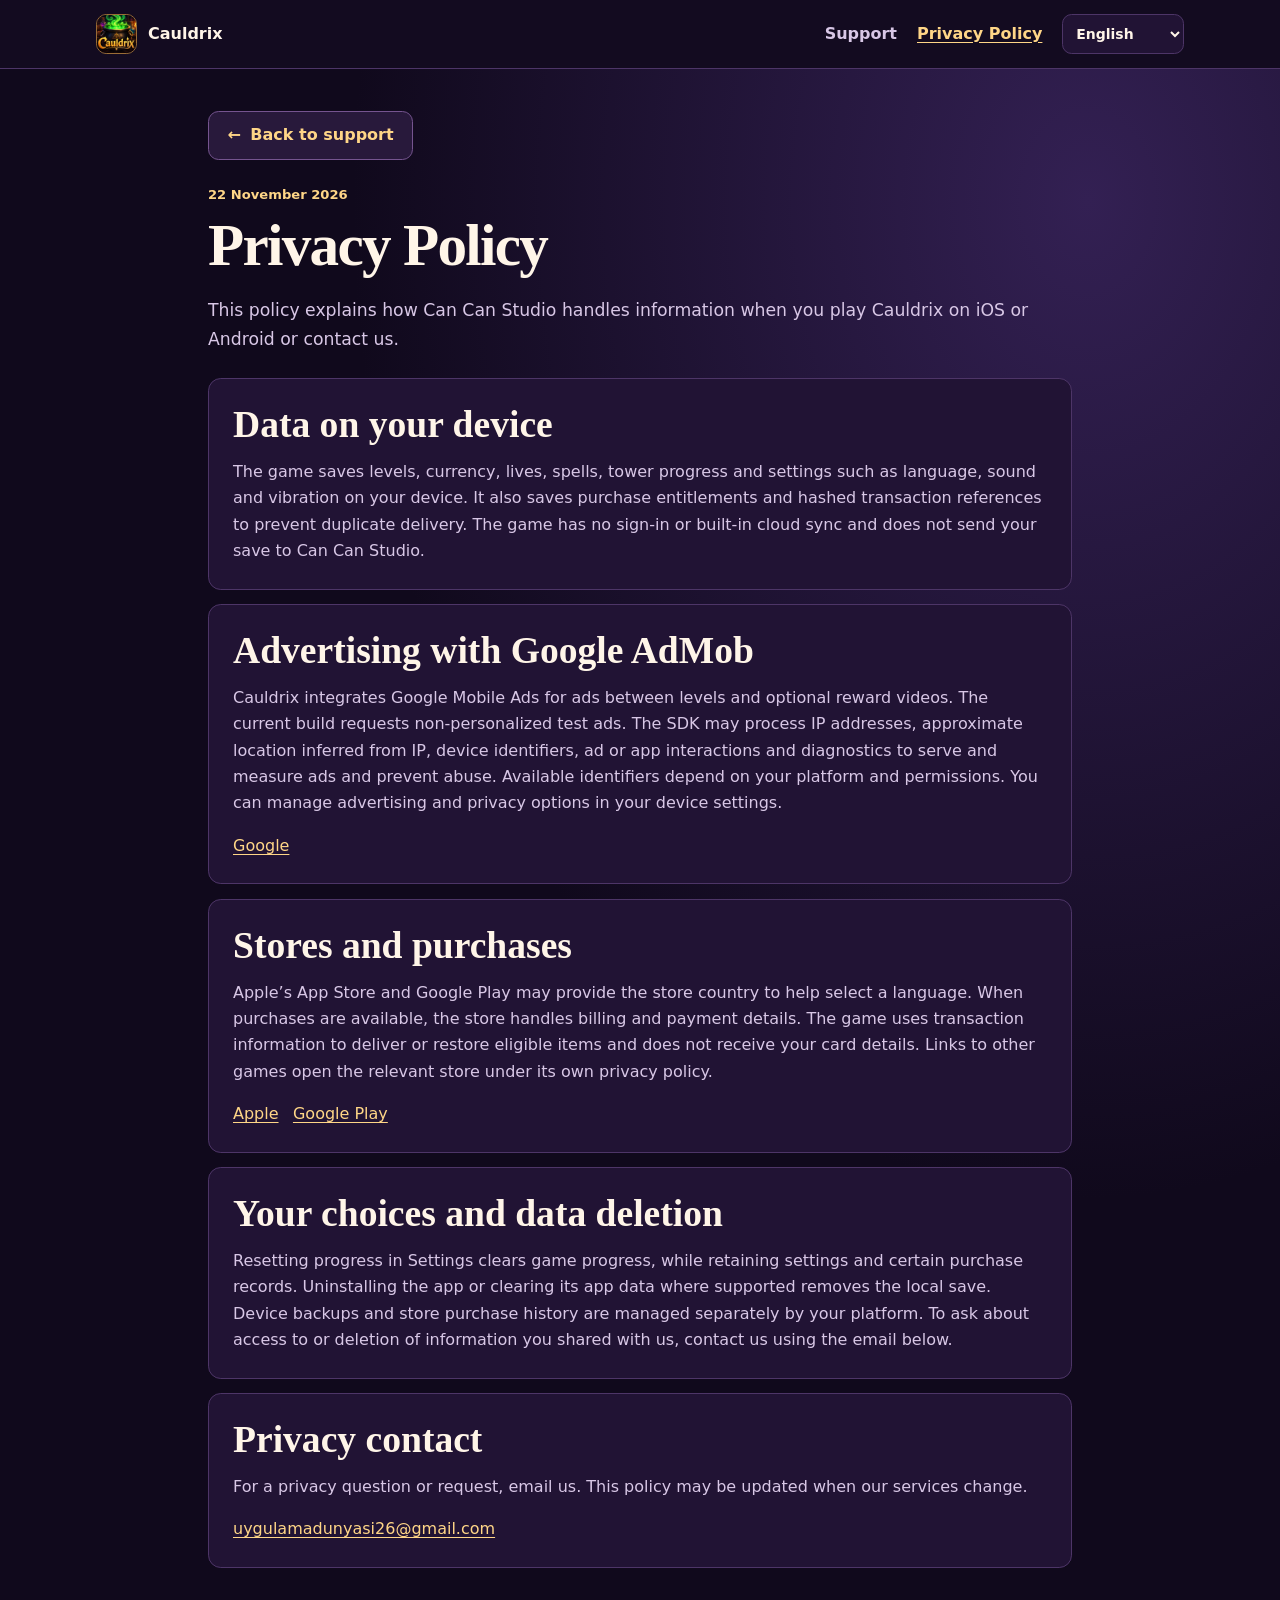
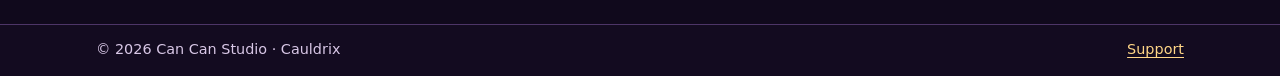
<file: privacy.html>
<!doctype html>
<html lang="en">
<head>
  <meta charset="utf-8">
  <meta name="viewport" content="width=device-width, initial-scale=1">
  <title>Cauldrix · Privacy Policy</title>
  <meta name="description" content="Privacy information for Cauldrix on iOS and Android and its official website.">
  <link rel="icon" href="app-icon.png" type="image/png">
  <link rel="apple-touch-icon" href="app-icon.png">
  <link rel="stylesheet" href="site.css?v=2">
  <script defer src="site.js?v=2"></script>
</head>
<body>
  <header>
    <div class="frame bar">
      <a class="brand" data-link="support" data-keep-label href="./"><img src="app-icon.png" width="192" height="192" alt=""><span>Cauldrix</span></a>
      <nav class="nav">
        <a data-link="support" href="./">Support</a> <a data-link="privacy" href="privacy.html" aria-current="page">Privacy Policy</a>
        <select id="language" aria-label="Language" hidden>
          <option lang="en" value="en">English</option>
          <option lang="tr" value="tr">Türkçe</option>
          <option lang="de" value="de">Deutsch</option>
          <option lang="es" value="es">Español</option>
          <option lang="fr" value="fr">Français</option>
          <option lang="pt" value="pt">Português</option>
          <option lang="ru" value="ru">Русский</option>
          <option lang="it" value="it">Italiano</option>
          <option lang="ja" value="ja">日本語</option>
        </select>
      </nav>
    </div>
    <noscript><nav class="frame no-script-languages"><a href="#en" lang="en">English</a> <a href="#tr" lang="tr">Türkçe</a> <a href="#de" lang="de">Deutsch</a> <a href="#es" lang="es">Español</a> <a href="#fr" lang="fr">Français</a> <a href="#pt" lang="pt">Português</a> <a href="#ru" lang="ru">Русский</a> <a href="#it" lang="it">Italiano</a> <a href="#ja" lang="ja">日本語</a></nav></noscript>
  </header>
  <main class="frame">
    <article class="policy" id="en" lang="en" data-language="en" data-title="Cauldrix · Privacy Policy" data-language-label="Language" data-support="Support" data-privacy="Privacy Policy">
      <a class="button secondary back-button" data-link="support" data-keep-label href="./"><span aria-hidden="true">←</span> Back to support</a>
      <time class="studio" datetime="2026-11-22">22 November 2026</time>
      <h1>Privacy Policy</h1>
      <p class="policy-intro">This policy explains how Can Can Studio handles information when you play Cauldrix on iOS or Android or contact us.</p>
      <div class="policy-stack">
        <section class="card">
          <h2>Data on your device</h2>
          <p>The game saves levels, currency, lives, spells, tower progress and settings such as language, sound and vibration on your device. It also saves purchase entitlements and hashed transaction references to prevent duplicate delivery. The game has no sign-in or built-in cloud sync and does not send your save to Can Can Studio.</p>
        </section>
        <section class="card">
          <h2>Advertising with Google AdMob</h2>
          <p>Cauldrix integrates Google Mobile Ads for ads between levels and optional reward videos. The current build requests non-personalized test ads. The SDK may process IP addresses, approximate location inferred from IP, device identifiers, ad or app interactions and diagnostics to serve and measure ads and prevent abuse. Available identifiers depend on your platform and permissions. You can manage advertising and privacy options in your device settings.</p>
          <ul class="providers"><li><a href="https://policies.google.com/privacy">Google</a></li></ul>
        </section>
        <section class="card">
          <h2>Stores and purchases</h2>
          <p>Apple’s App Store and Google Play may provide the store country to help select a language. When purchases are available, the store handles billing and payment details. The game uses transaction information to deliver or restore eligible items and does not receive your card details. Links to other games open the relevant store under its own privacy policy.</p>
          <ul class="providers"><li><a href="https://www.apple.com/legal/privacy/">Apple</a></li><li><a href="https://policies.google.com/privacy">Google Play</a></li></ul>
        </section>
        <section class="card">
          <h2>Your choices and data deletion</h2>
          <p>Resetting progress in Settings clears game progress, while retaining settings and certain purchase records. Uninstalling the app or clearing its app data where supported removes the local save. Device backups and store purchase history are managed separately by your platform. To ask about access to or deletion of information you shared with us, contact us using the email below.</p>
        </section>
        <section class="card">
          <h2>Privacy contact</h2>
          <p>For a privacy question or request, email us. This policy may be updated when our services change.</p>
          <p><a href="mailto:uygulamadunyasi26@gmail.com?subject=Cauldrix%20%C2%B7%20Privacy%20Policy">uygulamadunyasi26@gmail.com</a></p>
        </section>
      </div>
    </article>
    <article class="policy" id="tr" lang="tr" data-language="tr" data-title="Cauldrix · Gizlilik Politikası" data-language-label="Dil" data-support="Destek" data-privacy="Gizlilik Politikası">
      <a class="button secondary back-button" data-link="support" data-keep-label href="./?lang=tr"><span aria-hidden="true">←</span> Destek sayfasına dön</a>
      <time class="studio" datetime="2026-11-22">22 Kasım 2026</time>
      <h1>Gizlilik Politikası</h1>
      <p class="policy-intro">Bu politika, iOS veya Android’de Cauldrix oynadığında ya da bize ulaştığında Can Can Studio’nun bilgileri nasıl işlediğini açıklar.</p>
      <div class="policy-stack">
        <section class="card">
          <h2>Cihazında saklanan bilgiler</h2>
          <p>Oyun seviyeleri, oyun parasını, canları, büyüleri, kule ilerlemesini ve dil, ses, titreşim gibi ayarları cihazında saklar. Aynı satın alımın iki kez verilmesini önlemek için satın alım haklarını ve özetlenmiş işlem kimliklerini de kaydeder. Oyunda oturum açma veya bulut eşitlemesi yoktur. Oyun kaydın Can Can Studio’ya gönderilmez.</p>
        </section>
        <section class="card">
          <h2>Google AdMob reklamları</h2>
          <p>Cauldrix, seviyeler arası reklamlar ve isteğe bağlı ödüllü videolar için Google Mobile Ads kullanır. Mevcut sürüm kişiselleştirilmemiş test reklamları ister. SDK, reklam sunmak, ölçmek ve kötüye kullanımı önlemek için IP adresini, IP’den tahmin edilen yaklaşık konumu, cihaz tanımlayıcılarını, reklam veya uygulama etkileşimlerini ve tanılama bilgilerini işleyebilir. Kullanılabilen tanımlayıcılar platform ve izinlere bağlıdır. Reklam ve gizlilik seçeneklerini cihaz ayarlarından yönetebilirsin.</p>
          <ul class="providers"><li><a href="https://policies.google.com/privacy">Google</a></li></ul>
        </section>
        <section class="card">
          <h2>Mağazalar ve satın alımlar</h2>
          <p>App Store ve Google Play, dil seçimi için mağaza ülkesini sağlayabilir. Satın alımlar kullanılabilir olduğunda faturalandırma ve ödeme bilgilerini ilgili mağaza işler. Oyun, uygun ürünleri teslim etmek veya geri yüklemek için işlem bilgisini kullanır ve kart bilgilerini almaz. Diğer oyunlara ait bağlantılar, kendi gizlilik politikalarını uygulayan ilgili mağazayı açar.</p>
          <ul class="providers"><li><a href="https://www.apple.com/legal/privacy/">Apple</a></li><li><a href="https://policies.google.com/privacy">Google Play</a></li></ul>
        </section>
        <section class="card">
          <h2>Seçeneklerin ve verilerin silinmesi</h2>
          <p>Ayarlar’dan ilerlemeyi sıfırlamak oyun ilerlemesini siler. Ayarlar ve bazı satın alım kayıtları korunur. Uygulamayı kaldırmak veya desteklenen cihazlarda uygulama verilerini temizlemek yerel kaydı kaldırır. Cihaz yedekleri ve mağaza satın alım geçmişi platform tarafından ayrı yönetilir. Bize ilettiğin verilere erişmek ya da bunların silinmesini istemek için aşağıdaki adrese yazabilirsin.</p>
        </section>
        <section class="card">
          <h2>Gizlilik iletişimi</h2>
          <p>Gizlilikle ilgili soru ve taleplerini e-postayla iletebilirsin. Hizmetler değiştiğinde politikayı güncelleyebiliriz.</p>
          <p><a href="mailto:uygulamadunyasi26@gmail.com?subject=Cauldrix%20%C2%B7%20Gizlilik%20Politikas%C4%B1">uygulamadunyasi26@gmail.com</a></p>
        </section>
      </div>
    </article>
    <article class="policy" id="de" lang="de" data-language="de" data-title="Cauldrix · Datenschutzerklärung" data-language-label="Sprache" data-support="Support" data-privacy="Datenschutzerklärung">
      <a class="button secondary back-button" data-link="support" data-keep-label href="./?lang=de"><span aria-hidden="true">←</span> Zurück zum Support</a>
      <time class="studio" datetime="2026-11-22">22. November 2026</time>
      <h1>Datenschutzerklärung</h1>
      <p class="policy-intro">Diese Erklärung beschreibt, wie Can Can Studio Informationen verarbeitet, wenn du Cauldrix für iOS oder Android nutzt oder uns kontaktierst.</p>
      <div class="policy-stack">
        <section class="card">
          <h2>Daten auf deinem Gerät</h2>
          <p>Das Spiel speichert Level, Spielwährung, Leben, Zauber, Turmfortschritt und Einstellungen wie Sprache, Ton und Vibration auf deinem Gerät. Kaufberechtigungen und als Hash gespeicherte Transaktionskennungen verhindern doppelte Gutschriften. Das Spiel bietet keine Anmeldung oder Cloud-Synchronisation und übermittelt deinen Spielstand nicht an Can Can Studio.</p>
        </section>
        <section class="card">
          <h2>Werbung mit Google AdMob</h2>
          <p>Cauldrix nutzt Google Mobile Ads für Werbung zwischen Leveln und freiwillige Belohnungsvideos. Die aktuelle Version fordert nicht personalisierte Testanzeigen an. Das SDK kann IP-Adressen, daraus abgeleitete ungefähre Standorte, Gerätekennungen, Werbe- und App-Interaktionen sowie Diagnosedaten verarbeiten, um Werbung bereitzustellen, zu messen und Missbrauch zu verhindern. Verfügbare Kennungen hängen von Plattform und Berechtigungen ab. Werbe- und Datenschutzoptionen findest du in den Geräteeinstellungen.</p>
          <ul class="providers"><li><a href="https://policies.google.com/privacy">Google</a></li></ul>
        </section>
        <section class="card">
          <h2>Stores und Käufe</h2>
          <p>Apple App Store und Google Play können das Store-Land für die Sprachauswahl bereitstellen. Wenn Käufe verfügbar sind, verarbeitet der jeweilige Store Abrechnung und Zahlungsdaten. Das Spiel nutzt Transaktionsdaten zur Bereitstellung oder Wiederherstellung berechtigter Artikel und erhält keine Kartendaten. Links zu anderen Spielen öffnen den jeweiligen Store, für den eigene Datenschutzbestimmungen gelten.</p>
          <ul class="providers"><li><a href="https://www.apple.com/legal/privacy/">Apple</a></li><li><a href="https://policies.google.com/privacy">Google Play</a></li></ul>
        </section>
        <section class="card">
          <h2>Deine Wahlmöglichkeiten und Datenlöschung</h2>
          <p>Das Zurücksetzen in den Einstellungen löscht den Spielfortschritt. Einstellungen und bestimmte Kaufdaten bleiben erhalten. Durch Deinstallation oder, soweit möglich, Löschen der App-Daten wird der lokale Spielstand entfernt. Die Plattform verwaltet Gerätesicherungen und Kaufhistorie getrennt. Wenn du auf Informationen zugreifen möchtest, die du uns gesendet hast, oder um ihre Löschung bitten möchtest, schreib uns an die unten angegebene E-Mail-Adresse.</p>
        </section>
        <section class="card">
          <h2>Datenschutzkontakt</h2>
          <p>Schicke uns Datenschutzfragen und Anfragen per E-Mail. Wenn sich unsere Dienste ändern, können wir diese Erklärung aktualisieren.</p>
          <p><a href="mailto:uygulamadunyasi26@gmail.com?subject=Cauldrix%20%C2%B7%20Datenschutzerkl%C3%A4rung">uygulamadunyasi26@gmail.com</a></p>
        </section>
      </div>
    </article>
    <article class="policy" id="es" lang="es" data-language="es" data-title="Cauldrix · Política de privacidad" data-language-label="Idioma" data-support="Soporte" data-privacy="Política de privacidad">
      <a class="button secondary back-button" data-link="support" data-keep-label href="./?lang=es"><span aria-hidden="true">←</span> Volver a soporte</a>
      <time class="studio" datetime="2026-11-22">22 de noviembre de 2026</time>
      <h1>Política de privacidad</h1>
      <p class="policy-intro">Esta política explica cómo Can Can Studio trata la información cuando juegas a Cauldrix en iOS o Android o nos escribes.</p>
      <div class="policy-stack">
        <section class="card">
          <h2>Datos en tu dispositivo</h2>
          <p>El juego guarda en el dispositivo los niveles, la moneda, las vidas, los hechizos, el progreso de la torre y ajustes como el idioma, el sonido y la vibración. También guarda los derechos de compra y los identificadores de transacción en forma de hash para evitar entregas duplicadas. El juego no ofrece inicio de sesión ni sincronización propia en la nube y no envía tu partida a Can Can Studio.</p>
        </section>
        <section class="card">
          <h2>Publicidad con Google AdMob</h2>
          <p>Cauldrix integra Google Mobile Ads para mostrar anuncios entre niveles y vídeos opcionales con recompensa. La versión actual solicita anuncios de prueba no personalizados. El SDK puede tratar direcciones IP, ubicaciones aproximadas derivadas de la IP, identificadores del dispositivo, interacciones con anuncios o con la app y datos de diagnóstico para ofrecer y medir anuncios y prevenir abusos. Los identificadores disponibles dependen de la plataforma y de los permisos. Puedes gestionar las opciones de publicidad y privacidad en los ajustes del dispositivo.</p>
          <ul class="providers"><li><a href="https://policies.google.com/privacy">Google</a></li></ul>
        </section>
        <section class="card">
          <h2>Tiendas y compras</h2>
          <p>App Store y Google Play pueden proporcionar el país de la tienda para ayudar a elegir el idioma. Cuando hay compras disponibles, la tienda gestiona la facturación y el pago. El juego utiliza información de la transacción para entregar o restaurar los artículos correspondientes y no recibe los datos de tu tarjeta. Los enlaces a otros juegos abren la tienda correspondiente, que aplica su propia política.</p>
          <ul class="providers"><li><a href="https://www.apple.com/legal/privacy/">Apple</a></li><li><a href="https://policies.google.com/privacy">Google Play</a></li></ul>
        </section>
        <section class="card">
          <h2>Tus opciones y eliminación de datos</h2>
          <p>Al restablecer el progreso en Ajustes se borra el avance del juego y se conservan los ajustes y ciertos registros de compras. Desinstalar la app o borrar sus datos, cuando el dispositivo lo permite, elimina la partida local. Tu plataforma gestiona por separado las copias de seguridad y el historial de compras. Para solicitar acceso o eliminación de la información que nos enviaste, escríbenos a la dirección indicada abajo.</p>
        </section>
        <section class="card">
          <h2>Contacto de privacidad</h2>
          <p>Envíanos por correo tus preguntas o solicitudes sobre privacidad. Podemos actualizar esta política cuando cambien nuestros servicios.</p>
          <p><a href="mailto:uygulamadunyasi26@gmail.com?subject=Cauldrix%20%C2%B7%20Pol%C3%ADtica%20de%20privacidad">uygulamadunyasi26@gmail.com</a></p>
        </section>
      </div>
    </article>
    <article class="policy" id="fr" lang="fr" data-language="fr" data-title="Cauldrix · Politique de confidentialité" data-language-label="Langue" data-support="Assistance" data-privacy="Politique de confidentialité">
      <a class="button secondary back-button" data-link="support" data-keep-label href="./?lang=fr"><span aria-hidden="true">←</span> Retour à l’assistance</a>
      <time class="studio" datetime="2026-11-22">22 novembre 2026</time>
      <h1>Politique de confidentialité</h1>
      <p class="policy-intro">Cette politique décrit comment Can Can Studio traite les informations lorsque vous jouez à Cauldrix sur iOS ou Android ou nous contactez.</p>
      <div class="policy-stack">
        <section class="card">
          <h2>Données sur votre appareil</h2>
          <p>Le jeu enregistre les niveaux, la monnaie, les vies, les sorts, la progression dans la tour et les paramètres de langue, de son et de vibration sur votre appareil. Les droits acquis et les références de transaction hachées servent à éviter les livraisons en double. Le jeu n’offre ni connexion à un compte ni synchronisation intégrée dans le cloud. Votre sauvegarde reste sur votre appareil et n’est pas envoyée à Can Can Studio.</p>
        </section>
        <section class="card">
          <h2>Publicité avec Google AdMob</h2>
          <p>Cauldrix utilise Google Mobile Ads pour les publicités entre les niveaux et les vidéos récompensées facultatives. La version actuelle demande des publicités de test non personnalisées. Pour diffuser et mesurer les annonces et prévenir les abus, le SDK peut traiter les adresses IP, la position approximative déduite de l’IP, les identifiants de l’appareil, les interactions avec les annonces ou l’app et les diagnostics. Les identifiants disponibles varient selon la plateforme et les autorisations. Vous pouvez gérer les options de publicité et de confidentialité dans les réglages de l’appareil.</p>
          <ul class="providers"><li><a href="https://policies.google.com/privacy">Google</a></li></ul>
        </section>
        <section class="card">
          <h2>Boutiques et achats</h2>
          <p>L’App Store et Google Play peuvent fournir le pays de la boutique pour aider à choisir la langue. Lorsque les achats sont disponibles, la boutique gère la facturation et le paiement. Le jeu utilise les informations de transaction pour livrer ou restaurer les articles éligibles et ne reçoit pas vos coordonnées bancaires. Les liens vers d’autres jeux ouvrent la boutique concernée, qui applique sa propre politique.</p>
          <ul class="providers"><li><a href="https://www.apple.com/legal/privacy/">Apple</a></li><li><a href="https://policies.google.com/privacy">Google Play</a></li></ul>
        </section>
        <section class="card">
          <h2>Vos choix et suppression des données</h2>
          <p>La réinitialisation dans les paramètres efface la progression et conserve les réglages et certains enregistrements d’achat. La désinstallation de l’app ou l’effacement de ses données, si possible, supprime la sauvegarde locale. La plateforme gère séparément les sauvegardes de l’appareil et l’historique des achats. Pour demander l’accès aux informations transmises ou leur suppression, écrivez à l’adresse ci-dessous.</p>
        </section>
        <section class="card">
          <h2>Contact pour la confidentialité</h2>
          <p>Adressez-nous vos questions ou demandes de confidentialité par e-mail. Cette politique peut évoluer si nos services changent.</p>
          <p><a href="mailto:uygulamadunyasi26@gmail.com?subject=Cauldrix%20%C2%B7%20Politique%20de%20confidentialit%C3%A9">uygulamadunyasi26@gmail.com</a></p>
        </section>
      </div>
    </article>
    <article class="policy" id="pt" lang="pt" data-language="pt" data-title="Cauldrix · Política de Privacidade" data-language-label="Idioma" data-support="Suporte" data-privacy="Política de Privacidade">
      <a class="button secondary back-button" data-link="support" data-keep-label href="./?lang=pt"><span aria-hidden="true">←</span> Voltar ao suporte</a>
      <time class="studio" datetime="2026-11-22">22 de novembro de 2026</time>
      <h1>Política de Privacidade</h1>
      <p class="policy-intro">Esta política explica como o Can Can Studio trata informações quando você joga Cauldrix no iOS ou Android ou entra em contato.</p>
      <div class="policy-stack">
        <section class="card">
          <h2>Dados no seu dispositivo</h2>
          <p>O jogo salva fases, moedas, vidas, feitiços, progresso da torre e configurações de idioma, som e vibração no dispositivo. Também registra direitos de compra e identificadores de transação na forma de hash para evitar entregas duplicadas. O jogo não tem login ou sincronização própria na nuvem e não envia seu progresso ao Can Can Studio.</p>
        </section>
        <section class="card">
          <h2>Publicidade com Google AdMob</h2>
          <p>Cauldrix usa o Google Mobile Ads para anúncios entre fases e vídeos premiados opcionais. A versão atual solicita anúncios de teste não personalizados. O SDK pode tratar endereços IP, localização aproximada inferida do IP, identificadores de dispositivos, interações com anúncios ou com o aplicativo e dados de diagnóstico para veicular e medir anúncios e evitar abusos. Os identificadores disponíveis dependem da plataforma e das permissões. As configurações de publicidade e privacidade podem ser gerenciadas no dispositivo.</p>
          <ul class="providers"><li><a href="https://policies.google.com/privacy">Google</a></li></ul>
        </section>
        <section class="card">
          <h2>Lojas e compras</h2>
          <p>A App Store e o Google Play podem fornecer o país da loja para ajudar a escolher o idioma. Quando há compras disponíveis, a loja cuida da cobrança e do pagamento. O jogo usa dados da transação para entregar ou restaurar itens elegíveis e não recebe dados do seu cartão. Links para outros jogos abrem a loja correspondente, que segue sua própria política.</p>
          <ul class="providers"><li><a href="https://www.apple.com/legal/privacy/">Apple</a></li><li><a href="https://policies.google.com/privacy">Google Play</a></li></ul>
        </section>
        <section class="card">
          <h2>Suas opções e exclusão de dados</h2>
          <p>Redefinir o progresso nas Configurações apaga o avanço no jogo e preserva as configurações e determinados registros de compras. Desinstalar o jogo ou limpar seus dados, quando possível, remove o salvamento local. Sua plataforma gerencia separadamente backups do dispositivo e histórico de compras. Para solicitar acesso ou exclusão dos dados que você nos enviou, escreva ao endereço abaixo.</p>
        </section>
        <section class="card">
          <h2>Contato sobre privacidade</h2>
          <p>Envie dúvidas ou solicitações sobre privacidade por e-mail. Podemos atualizar a política se nossos serviços mudarem.</p>
          <p><a href="mailto:uygulamadunyasi26@gmail.com?subject=Cauldrix%20%C2%B7%20Pol%C3%ADtica%20de%20Privacidade">uygulamadunyasi26@gmail.com</a></p>
        </section>
      </div>
    </article>
    <article class="policy" id="ru" lang="ru" data-language="ru" data-title="Cauldrix · Политика конфиденциальности" data-language-label="Язык" data-support="Поддержка" data-privacy="Политика конфиденциальности">
      <a class="button secondary back-button" data-link="support" data-keep-label href="./?lang=ru"><span aria-hidden="true">←</span> Вернуться к поддержке</a>
      <time class="studio" datetime="2026-11-22">22 ноября 2026 г.</time>
      <h1>Политика конфиденциальности</h1>
      <p class="policy-intro">В этой политике описано, как Can Can Studio обрабатывает информацию, когда вы играете в Cauldrix на iOS или Android или пишете нам.</p>
      <div class="policy-stack">
        <section class="card">
          <h2>Данные на вашем устройстве</h2>
          <p>Игра хранит на устройстве уровни, игровую валюту, жизни, заклинания, прогресс в башне, язык, звук и вибрацию. Чтобы не выдавать покупки повторно, она сохраняет права на покупки и хеши идентификаторов транзакций. Игра не требует входа, не имеет встроенной облачной синхронизации и не отправляет ваш прогресс в Can Can Studio.</p>
        </section>
        <section class="card">
          <h2>Реклама Google AdMob</h2>
          <p>Cauldrix использует Google Mobile Ads для рекламы между уровнями и необязательных видео с наградами. Текущая версия запрашивает неперсонализированную тестовую рекламу. Для показа и оценки рекламы, а также предотвращения злоупотреблений SDK может обрабатывать IP-адрес, приблизительное местоположение по IP, идентификаторы устройств, взаимодействия с приложением и рекламой и диагностические данные. Доступность идентификаторов зависит от платформы и разрешений. Рекламные настройки и параметры конфиденциальности можно изменить на устройстве.</p>
          <ul class="providers"><li><a href="https://policies.google.com/privacy">Google</a></li></ul>
        </section>
        <section class="card">
          <h2>Магазины и покупки</h2>
          <p>App Store и Google Play могут предоставить сведения о стране магазина, чтобы выбрать язык. Когда покупки доступны, магазин обрабатывает оплату. Игра использует сведения о транзакции для выдачи или восстановления подходящих покупок и не получает данные вашей карты. Ссылки на другие игры открывают соответствующий магазин, к которому применяются его правила конфиденциальности.</p>
          <ul class="providers"><li><a href="https://www.apple.com/legal/privacy/">Apple</a></li><li><a href="https://policies.google.com/privacy">Google Play</a></li></ul>
        </section>
        <section class="card">
          <h2>Ваши возможности и удаление данных</h2>
          <p>Сброс в настройках удаляет игровой прогресс, сохраняя настройки и некоторые сведения о покупках. Удаление приложения или очистка его данных, если она доступна, удаляет локальное сохранение. Резервные копии и историю покупок ваша платформа хранит отдельно. Чтобы запросить доступ к сведениям, которые вы отправили нам, или их удаление, напишите по указанному ниже адресу.</p>
        </section>
        <section class="card">
          <h2>Вопросы конфиденциальности</h2>
          <p>Вопросы и запросы о конфиденциальности можно отправить по электронной почте. Мы можем обновлять эту политику при изменении наших услуг.</p>
          <p><a href="mailto:uygulamadunyasi26@gmail.com?subject=Cauldrix%20%C2%B7%20%D0%9F%D0%BE%D0%BB%D0%B8%D1%82%D0%B8%D0%BA%D0%B0%20%D0%BA%D0%BE%D0%BD%D1%84%D0%B8%D0%B4%D0%B5%D0%BD%D1%86%D0%B8%D0%B0%D0%BB%D1%8C%D0%BD%D0%BE%D1%81%D1%82%D0%B8">uygulamadunyasi26@gmail.com</a></p>
        </section>
      </div>
    </article>
    <article class="policy" id="it" lang="it" data-language="it" data-title="Cauldrix · Informativa sulla privacy" data-language-label="Lingua" data-support="Assistenza" data-privacy="Informativa sulla privacy">
      <a class="button secondary back-button" data-link="support" data-keep-label href="./?lang=it"><span aria-hidden="true">←</span> Torna all’assistenza</a>
      <time class="studio" datetime="2026-11-22">22 novembre 2026</time>
      <h1>Informativa sulla privacy</h1>
      <p class="policy-intro">Questa informativa descrive come Can Can Studio tratta le informazioni quando giochi a Cauldrix su iOS o Android o ci contatti.</p>
      <div class="policy-stack">
        <section class="card">
          <h2>Dati sul dispositivo</h2>
          <p>Il gioco salva sul dispositivo livelli, valuta, vite, incantesimi, progressi nella torre e impostazioni come lingua, audio e vibrazione. Salva anche i diritti acquisiti con gli acquisti e gli identificativi delle transazioni sotto forma di hash per evitare consegne duplicate. Il gioco non richiede un accesso, non include la sincronizzazione cloud e non invia il salvataggio a Can Can Studio.</p>
        </section>
        <section class="card">
          <h2>Pubblicità con Google AdMob</h2>
          <p>Cauldrix usa Google Mobile Ads per gli annunci tra i livelli e i video facoltativi con ricompensa. La versione attuale richiede annunci di prova non personalizzati. Per erogare e misurare gli annunci e prevenire gli abusi, l’SDK può trattare indirizzi IP, posizione approssimativa ricavata dall’IP, identificativi del dispositivo, interazioni con gli annunci o con l’app e dati diagnostici. Gli identificativi disponibili dipendono dalla piattaforma e dalle autorizzazioni. Puoi gestire le opzioni pubblicitarie e di privacy nelle impostazioni del dispositivo.</p>
          <ul class="providers"><li><a href="https://policies.google.com/privacy">Google</a></li></ul>
        </section>
        <section class="card">
          <h2>Negozio e acquisti</h2>
          <p>App Store e Google Play possono fornire il paese del negozio per scegliere la lingua. Quando gli acquisti sono disponibili, la fatturazione e il pagamento sono gestiti dal negozio. Il gioco usa i dati delle transazioni per consegnare o ripristinare gli articoli idonei e non riceve i dati della carta. I link ad altri giochi aprono il negozio corrispondente, che applica la propria informativa.</p>
          <ul class="providers"><li><a href="https://www.apple.com/legal/privacy/">Apple</a></li><li><a href="https://policies.google.com/privacy">Google Play</a></li></ul>
        </section>
        <section class="card">
          <h2>Le tue opzioni e la cancellazione dei dati</h2>
          <p>Il ripristino dei progressi dalle Impostazioni cancella l’avanzamento nel gioco e mantiene le impostazioni e alcuni dati di acquisto. La disinstallazione o la cancellazione dei dati dell’app, se disponibile, rimuove il salvataggio locale. La piattaforma gestisce separatamente backup e cronologia degli acquisti. Per chiedere l’accesso alle informazioni che ci hai inviato o la loro cancellazione, scrivi all’indirizzo qui sotto.</p>
        </section>
        <section class="card">
          <h2>Contatto per la privacy</h2>
          <p>Inviaci per e-mail domande o richieste sulla privacy. Possiamo aggiornare questa informativa quando cambiano i nostri servizi.</p>
          <p><a href="mailto:uygulamadunyasi26@gmail.com?subject=Cauldrix%20%C2%B7%20Informativa%20sulla%20privacy">uygulamadunyasi26@gmail.com</a></p>
        </section>
      </div>
    </article>
    <article class="policy" id="ja" lang="ja" data-language="ja" data-title="Cauldrix · プライバシーポリシー" data-language-label="言語" data-support="サポート" data-privacy="プライバシーポリシー">
      <a class="button secondary back-button" data-link="support" data-keep-label href="./?lang=ja"><span aria-hidden="true">←</span> サポートに戻る</a>
      <time class="studio" datetime="2026-11-22">2026年11月22日</time>
      <h1>プライバシーポリシー</h1>
      <p class="policy-intro">このポリシーでは、iOSまたはAndroidでCauldrixをプレイする場合、またはお問い合わせいただく場合に、Can Can Studioが情報をどのように取り扱うかを説明します。</p>
      <div class="policy-stack">
        <section class="card">
          <h2>端末に保存される情報</h2>
          <p>ゲームは、レベル、ゲーム内通貨、ライフ、魔法、塔の進行状況、言語・音・振動などの設定を端末に保存します。購入内容の二重付与を防ぐため、購入権利とハッシュ化した取引識別子も保存します。ログインやゲーム独自のクラウド同期機能はなく、保存データがCan Can Studioに送信されることはありません。</p>
        </section>
        <section class="card">
          <h2>Google AdMobによる広告</h2>
          <p>Cauldrixでは、レベル間の広告や任意の報酬付き動画にGoogle Mobile Adsを使用します。現在のバージョンはパーソナライズされていないテスト広告をリクエストします。広告配信・計測・不正防止のため、SDKがIPアドレス、IPアドレスに基づくおおよその位置、端末識別子、広告やアプリの操作に関する情報、診断情報を処理する場合があります。使用可能な識別子はプラットフォームや許可設定によります。広告やプライバシーの設定は端末で変更できます。</p>
          <ul class="providers"><li><a href="https://policies.google.com/privacy">Google</a></li></ul>
        </section>
        <section class="card">
          <h2>ストアと購入</h2>
          <p>App StoreやGoogle Playのストアの国情報を、言語の選択に使用する場合があります。購入が利用可能な場合、請求と支払いは各ストアが処理します。ゲームは対象商品の付与や復元に取引情報を使用しますが、カード情報は受け取りません。他のゲームへのリンクを開くと、各ストアのプライバシーポリシーが適用されます。</p>
          <ul class="providers"><li><a href="https://www.apple.com/legal/privacy/">Apple</a></li><li><a href="https://policies.google.com/privacy">Google Play</a></li></ul>
        </section>
        <section class="card">
          <h2>選択肢とデータの削除</h2>
          <p>設定で進行状況をリセットすると、ゲームの進行状況は消去されますが、設定や一部の購入記録は保持されます。アプリのアンインストールや、対応端末でのアプリデータの消去により、端末上の保存データが削除されます。端末のバックアップやストアの購入履歴は、各プラットフォームが別途管理します。当方に提供した情報へのアクセスや削除を希望する場合は、以下のアドレスまでご連絡ください。</p>
        </section>
        <section class="card">
          <h2>プライバシーについてのお問い合わせ</h2>
          <p>プライバシーに関するご質問やご要望はメールでお送りください。サービス内容の変更に合わせて、このポリシーを更新することがあります。</p>
          <p><a href="mailto:uygulamadunyasi26@gmail.com?subject=Cauldrix%20%C2%B7%20%E3%83%97%E3%83%A9%E3%82%A4%E3%83%90%E3%82%B7%E3%83%BC%E3%83%9D%E3%83%AA%E3%82%B7%E3%83%BC">uygulamadunyasi26@gmail.com</a></p>
        </section>
      </div>
    </article>
  </main>
  <footer>
    <div class="frame footer-bar">
      <span>© 2026 Can Can Studio · Cauldrix</span>
      <a data-link="support" href="./">Support</a>
    </div>
  </footer>
</body>
</html>
</file>
<file: site.css>
:root {
  color-scheme: dark;
  --bg: #10091c;
  --panel: #211334;
  --line: #4d3567;
  --text: #fff5e8;
  --muted: #d8c7e6;
  --gold: #ffd687;
  --dark: #29131a;
  font-family: system-ui, -apple-system, BlinkMacSystemFont, sans-serif;
}
* { box-sizing: border-box; }
body {
  margin: 0;
  background: radial-gradient(ellipse at 85% 12%, #332053, transparent 46rem), var(--bg);
  color: var(--text);
  line-height: 1.65;
}
a { color: var(--gold); text-underline-offset: .2em; }
a:hover { color: #fff1c9; }
:focus-visible { outline: 2px solid var(--gold); outline-offset: 5px; }
[hidden] { display: none !important; }
.frame { width: min(68rem, calc(100% - 2.5rem)); margin-inline: auto; }
header { background: #130b20; border-bottom: 1px solid var(--line); }
.bar, .footer-bar, .actions { display: flex; align-items: center; flex-wrap: wrap; gap: .75rem 1.25rem; }
.bar, .footer-bar { justify-content: space-between; padding-block: .85rem; }
.brand { display: inline-flex; align-items: center; gap: .7rem; font-weight: 800; color: var(--text); text-decoration: none; }
.brand img { width: 2.55rem; height: 2.55rem; border-radius: .64rem; border: 1px solid #9a6d36; }
.nav { display: flex; flex-wrap: wrap; align-items: center; gap: .5rem 1.25rem; font-weight: 650; }
.nav a { color: var(--muted); text-decoration: none; }
.nav a[aria-current=page] { color: var(--gold); text-decoration: underline; }
select {
  color: var(--text);
  background: var(--panel);
  border: 1px solid var(--line);
  border-radius: .6rem;
  font: inherit;
  font-size: .875rem;
  min-height: 2.5rem;
  padding: .35rem .55rem;
  max-width: 100%;
}
.hero {
  display: grid;
  grid-template-columns: minmax(0, 1fr) minmax(14rem, .56fr);
  align-items: center;
  gap: clamp(2rem, 7vw, 6.7rem);
  padding-block: clamp(2.4rem, 6vw, 5.5rem);
}
h1, h2, h3 { line-height: 1.17; }
h1, h2 { font-family: Georgia, 'Noto Serif JP', serif; text-wrap: balance; }
h1 { font-size: clamp(2.45rem, 6vw, 4.8rem); margin: .25rem 0 1rem; letter-spacing: -.029em; }
h1 span { display: block; color: var(--gold); }
h2 { font-size: clamp(1.55rem, 3.5vw, 2.35rem); margin: 0 0 .75rem; }
h3 { font-size: 1.24rem; margin: 0 0 .55rem; }
p { margin: 0 0 1rem; color: var(--muted); }
.hero p { max-width: 38rem; font-size: clamp(1rem, 2vw, 1.17rem); }
.studio { color: var(--gold); font-size: .82rem; font-weight: 750; }
.hero-art {
  margin: 0;
  border-radius: 1.4rem;
  overflow: hidden;
  border: 1px solid #a07849;
  width: min(100%, 20.25rem);
  justify-self: center;
  background: var(--panel);
  box-shadow: 0 12px 48px #090511bb, 0 0 2.5rem #8647ce25;
}
.hero-art img { display: block; width: 100%; height: auto; }
.actions { margin-block: 1.5rem 0; }
.metrics {
  display: grid;
  grid-template-columns: repeat(4, minmax(0, 1fr));
  gap: .55rem;
  max-width: 30rem;
  margin: 1.5rem 0 0;
}
.metrics > div {
  display: flex;
  flex-direction: column-reverse;
  align-items: center;
  justify-content: flex-end;
  background: #211432;
  border: 1px solid var(--line);
  border-radius: .65rem;
  padding: .55rem .3rem;
  text-align: center;
}
.metrics dt { color: var(--muted); font-size: .78rem; overflow-wrap: anywhere; }
.metrics dd { margin: 0; font-size: 1.28rem; font-weight: 800; color: var(--gold); }
.button {
  display: inline-block;
  padding: .65rem 1.15rem;
  border: 1px solid #a67d54;
  border-radius: .66rem;
  background: linear-gradient(#ffe5a6, #efb85c);
  color: var(--dark);
  font-weight: 760;
  text-decoration: none;
  text-align: center;
}
.button:hover { color: var(--dark); background: #ffe8b3; }
.button.secondary { background: #28193b; color: var(--gold); border-color: #75548f; }
.button.secondary:hover { background: #392453; }
.block { margin-bottom: 3rem; scroll-margin-top: 1.5rem; }
.game-steps, .game-features { display: grid; gap: .85rem; }
.game-steps {
  grid-template-columns: repeat(4, minmax(0, 1fr));
  padding: 0;
  list-style: none;
  counter-reset: step;
}
.game-steps li { counter-increment: step; }
.game-steps li::before {
  content: counter(step);
  display: grid;
  place-items: center;
  width: 2rem;
  height: 2rem;
  margin-bottom: .8rem;
  border-radius: 50%;
  border: 1px solid #957245;
  color: var(--gold);
  background: #352044;
  font-weight: 800;
}
.game-features { grid-template-columns: repeat(3, minmax(0, 1fr)); }
.feature-icon { display: block; width: 3.5rem; height: 3.5rem; object-fit: contain; margin-bottom: .65rem; }
.chips { display: flex; flex-wrap: wrap; gap: .45rem; padding: 0; list-style: none; }
.chips li { border: 1px solid var(--line); border-radius: 1rem; background: var(--panel); color: var(--muted); padding: .2rem .75rem; font-size: .9rem; }
.worlds { margin-block: 1.2rem 0; }
.support-list { display: grid; gap: .65rem; }
details, .card, .contact { border: 1px solid var(--line); background: var(--panel); border-radius: .8rem; }
details { padding: .75rem 1rem; }
summary { cursor: pointer; font-weight: 700; }
summary::marker { color: var(--gold); }
details p { margin: .65rem 0 .1rem; }
.contact { border-color: #8e6a4b; padding: clamp(1rem, 4vw, 1.75rem); background: linear-gradient(125deg, #382052, #221432); }
.contact p:last-child { margin-bottom: 0; }
.contact a { overflow-wrap: anywhere; }
.policy { max-width: 54rem; margin-inline: auto; padding-block: 2.6rem 3.5rem; }
.back-button { display: table; margin-bottom: 1.3rem; }
.back-button span { margin-inline-end: .25rem; }
.policy h1 { font-size: clamp(2.25rem, 5vw, 3.7rem); }
.policy-intro { font-size: 1.08rem; }
.policy-stack { display: grid; gap: .9rem; margin-top: 1.55rem; }
.card { padding: clamp(1rem, 3vw, 1.5rem); }
.card p:last-child { margin: 0; }
.providers { display: flex; flex-wrap: wrap; gap: .3rem .9rem; margin: .75rem 0 0; padding: 0; list-style: none; }
footer { border-top: 1px solid var(--line); background: #130b20; color: var(--muted); font-size: .9rem; }
.no-script-languages { padding-block: .5rem; }
.no-script-languages a { margin-inline-end: .7rem; }
@media (max-width: 690px) {
  .hero { grid-template-columns: 1fr; gap: 1.5rem; }
  .hero-art { width: min(72%, 17rem); }
  .bar { gap: .45rem 1rem; }
  .game-steps, .game-features { grid-template-columns: repeat(2, minmax(0, 1fr)); }
}
@media (max-width: 438px) {
  .game-steps, .game-features { grid-template-columns: 1fr; }
  .metrics { grid-template-columns: repeat(2, minmax(0, 1fr)); }
}
@media (max-width: 365px) {
  .frame { width: calc(100% - 1.5rem); }
  .nav { gap: .45rem .75rem; }
  .actions { gap: .6rem; }
}
</file>
